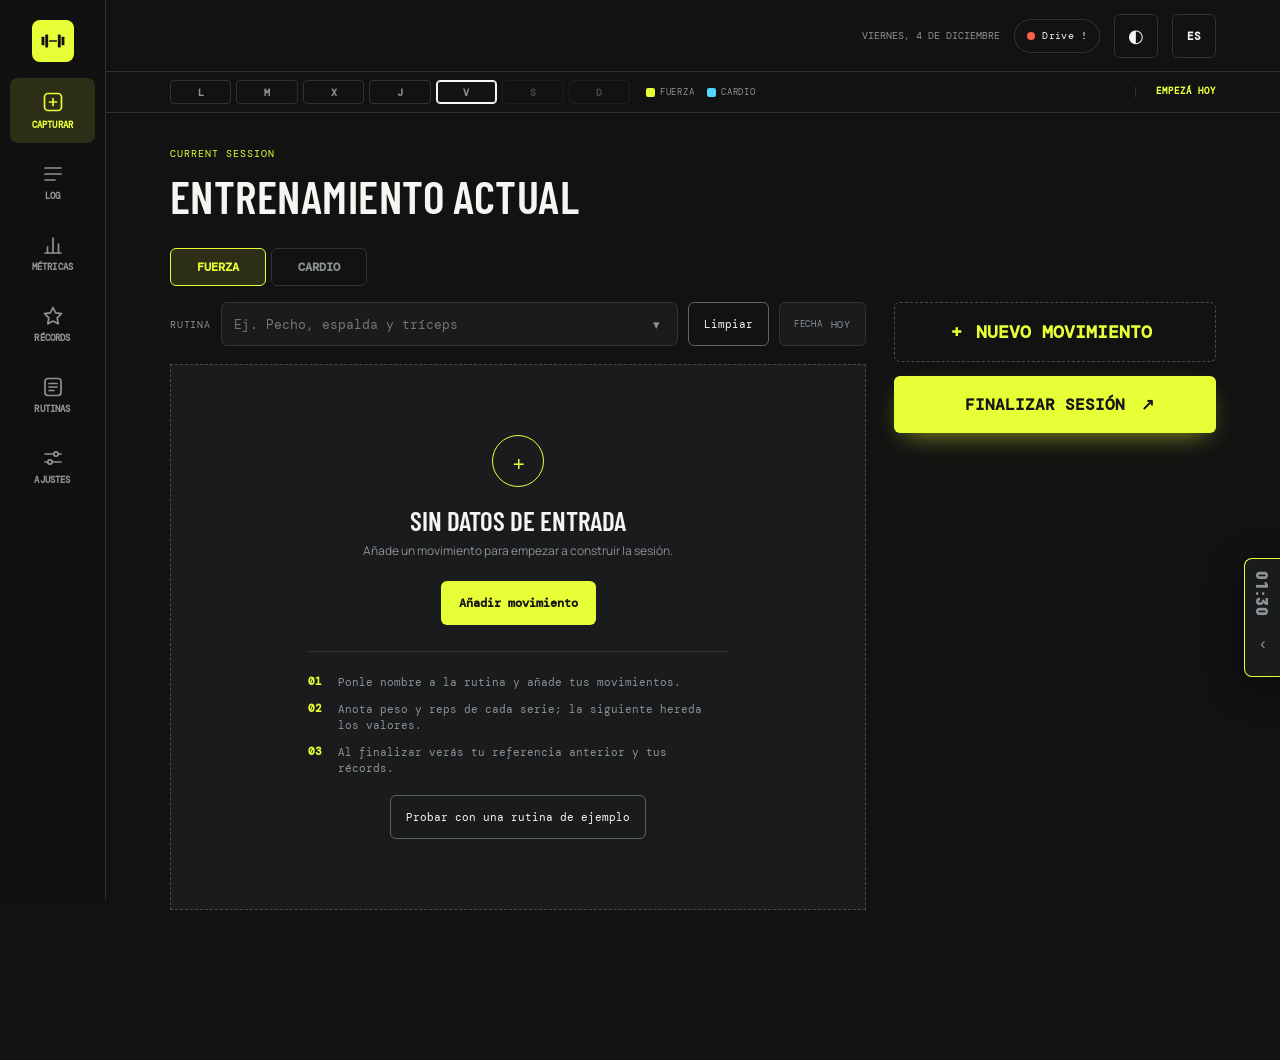
<file: index.html>
<!doctype html>
<html lang="es">
<head>
  <meta charset="UTF-8"/><meta name="viewport" content="width=device-width,initial-scale=1,viewport-fit=cover"/><meta name="theme-color" content="#121212"/><link rel="manifest" href="manifest.json"/><link rel="icon" href="src/img/icon.svg" type="image/svg+xml"/><link rel="icon" href="src/img/icon-192.png" type="image/png" sizes="192x192"/><link rel="apple-touch-icon" href="src/img/icon-180.png"/><meta name="apple-mobile-web-app-capable" content="yes"/><meta name="mobile-web-app-capable" content="yes"/><meta name="apple-mobile-web-app-title" content="LOADOUT"/>
  <title>LOADOUT — Registro de entrenamiento</title>
  <link rel="preconnect" href="https://fonts.googleapis.com"><link rel="preconnect" href="https://fonts.gstatic.com" crossorigin>
  <link href="https://fonts.googleapis.com/css2?family=Barlow+Condensed:wght@500;600;700;800&family=DM+Mono:wght@400;500&family=Manrope:wght@400;600;700;800&display=swap" rel="stylesheet"><link rel="stylesheet" href="src/css/styles.css?v=50">
</head>
<body>
<div class="layout">
  <aside class="railnav" aria-label="Navegación principal">
    <a class="rail-brand" href="#inicio" aria-label="LOADOUT — inicio"><span class="brand-mark"><svg viewBox="88 158 336 196" aria-hidden="true"><rect x="96" y="196" width="40" height="120" rx="8"/><rect x="148" y="166" width="40" height="180" rx="8"/><rect x="200" y="244" width="112" height="24" rx="6"/><rect x="324" y="166" width="40" height="180" rx="8"/><rect x="376" y="196" width="40" height="120" rx="8"/></svg></span></a>
    <nav class="tabs" aria-label="Secciones">
      <button class="tab active" data-view="session"><svg class="tab-ico" viewBox="0 0 24 24" aria-hidden="true"><rect x="3.5" y="3.5" width="17" height="17" rx="3.5"/><path d="M12 8.5v7M8.5 12h7"/></svg><span class="tab-label" data-i18n="tabs.session">CAPTURAR</span></button>
      <button class="tab" data-view="history"><svg class="tab-ico" viewBox="0 0 24 24" aria-hidden="true"><path d="M4 6h16M4 12h16M4 18h10"/></svg><span class="tab-label" data-i18n="tabs.history">LOG</span></button>
      <button class="tab" data-view="progress"><svg class="tab-ico" viewBox="0 0 24 24" aria-hidden="true"><path d="M4 20h16"/><path d="M6.5 20v-6M12 20V5M17.5 20v-9"/></svg><span class="tab-label" data-i18n="tabs.progress">MÉTRICAS</span></button>
      <button class="tab" data-view="records"><svg class="tab-ico" viewBox="0 0 24 24" aria-hidden="true"><path d="M12 3.5l2.6 5.4 5.9.8-4.3 4.2 1 5.9-5.2-2.8-5.2 2.8 1-5.9-4.3-4.2 5.9-.8z"/></svg><span class="tab-label" data-i18n="tabs.records">RÉCORDS</span></button>
      <button class="tab" data-view="routines"><svg class="tab-ico" viewBox="0 0 24 24" aria-hidden="true"><rect x="4" y="3.5" width="16" height="17" rx="3"/><path d="M8 8.5h8M8 12h8M8 15.5h5"/></svg><span class="tab-label" data-i18n="tabs.routines">RUTINAS</span></button>
      <button class="tab" data-view="config"><svg class="tab-ico" viewBox="0 0 24 24" aria-hidden="true"><path d="M4 8h9M17 8h3M4 16h3M11 16h9"/><circle cx="15" cy="8" r="2.2"/><circle cx="9" cy="16" r="2.2"/></svg><span class="tab-label" data-i18n="tabs.config">AJUSTES</span></button>
    </nav>
  </aside>
  <div class="content">
  <header class="topbar"><a class="brand" href="#inicio" aria-label="LOADOUT — inicio"><span class="brand-mark"><svg viewBox="88 158 336 196" aria-hidden="true"><rect x="96" y="196" width="40" height="120" rx="8"/><rect x="148" y="166" width="40" height="180" rx="8"/><rect x="200" y="244" width="112" height="24" rx="6"/><rect x="324" y="166" width="40" height="180" rx="8"/><rect x="376" y="196" width="40" height="120" rx="8"/></svg></span></a><div class="today" id="today"></div><button class="conn-chip" id="connChip" type="button" hidden data-i18n-aria="drive.ariaLabel"><span class="conn-dot"></span><span class="conn-label" id="connLabel">Drive</span></button><button class="icon-btn" id="themeButton" data-i18n-aria="theme.toggle">◐</button><button class="icon-btn lang-btn" id="langButton" type="button" aria-label="Idioma / Language">ES</button></header>
  <section class="streak-bar" id="streakBar" data-i18n-aria="streak.aria" aria-label="Constancia"><div class="week-cal" id="streakWeek" role="group"></div><div class="sb-legend" aria-hidden="true"><span class="lg"><b class="lg-dot lg-strength"></b><i data-i18n="capture.strength">FUERZA</i></span><span class="lg"><b class="lg-dot lg-cardio"></b><i data-i18n="capture.cardio">CARDIO</i></span></div><div class="sb-streak"><b class="sb-value" id="streakValue" hidden>0</b><span class="sb-qual"><em class="sb-unit" id="streakUnit">EMPEZÁ HOY</em><span class="sb-cap" data-i18n="streak.cap">DE RACHA</span></span></div></section>
  <button class="backup-alert" id="backupAlert" type="button" hidden><span class="ba-text" id="backupAlertText"></span><span class="ba-action" data-i18n="alert.action">Respaldar</span></button>
  <main class="app-shell">
  <section class="view active" id="sessionView"><div class="section-heading"><div><p class="eyebrow" id="sessionEyebrow" data-i18n="session.eyebrow">CURRENT SESSION</p><h2 id="sessionTitle" data-i18n="session.title">Nueva sesión</h2></div></div>
    <div class="capture-mode seg" id="captureMode"><button type="button" data-mode="strength" class="is-active" aria-pressed="true" data-i18n="capture.strength">FUERZA</button><button type="button" data-mode="cardio" aria-pressed="false" data-i18n="capture.cardio">CARDIO</button></div>
    <section class="cardio-panel" id="cardioPanel" hidden>
      <div class="cardio-form">
        <h3 class="section-legend" id="cardioFormTitle">Nuevo cardio</h3>
        <p class="cardio-note" data-i18n="cardio.note">Cualquier actividad que te deje sin aire: patineta, bici, correr, nadar. Se suma a tu constancia, no a tu tonelaje.</p>
        <div class="cardio-fields">
          <label class="cardio-field"><span data-i18n="cardio.activity">ACTIVIDAD</span><div class="ac-wrap"><input id="cardioActivity" autocomplete="off" role="combobox" aria-expanded="false" aria-autocomplete="list" aria-controls="cardioActivityPanel" data-i18n-placeholder="cardio.activityPlaceholder" placeholder="Ej. Patineta"/><div class="ac-panel" id="cardioActivityPanel" role="listbox" hidden></div></div></label>
          <label class="cardio-field is-short"><span data-i18n="cardio.duration">DURACIÓN (MIN)</span><input id="cardioMinutes" inputmode="numeric" type="number" min="1" step="1" placeholder="45"/></label>
          <label class="cardio-field is-short"><span data-i18n="cardio.date">FECHA</span><input type="date" id="cardioDate"/></label>
        </div>
        <div class="cardio-rpe-block"><span class="cardio-field-label" data-i18n="cardio.rpe">ESFUERZO PERCIBIDO</span><div class="rpe-scale" id="cardioRpe" role="group" data-i18n-aria="cardio.rpe"></div><small class="rpe-label" id="cardioRpeLabel"></small></div>
        <label class="cardio-field"><span data-i18n="cardio.noteLabel">NOTA</span><textarea id="cardioNote" rows="3" data-i18n-placeholder="cardio.notePlaceholder" placeholder="Qué trucos practicaste, cómo te sentiste…"></textarea></label>
        <div class="cardio-actions"><button class="primary-button" id="cardioSave" type="button">Guardar cardio</button><button class="secondary-button" id="cardioCancel" type="button" hidden data-i18n="cardio.cancel">Cancelar edición</button></div>
      </div>
    </section>
    <div class="session-layout" id="strengthPanel">
      <div class="session-main"><div class="routine-bar"><label for="sessionName" data-i18n="routine.label">RUTINA</label><div class="routine-field"><input id="sessionName" data-i18n-placeholder="routine.placeholder" placeholder="Ej. Pecho, espalda y tríceps" autocomplete="off" role="combobox" aria-expanded="false" aria-controls="routinePanel"/><button class="routine-toggle" id="routineToggle" type="button" data-i18n-aria="routine.toggleAria">▾</button><div class="routine-panel" id="routinePanel" role="listbox" hidden></div></div><button class="secondary-button" id="clearSession" type="button" data-i18n="routine.clear">Limpiar</button><div class="date-slot"><label class="date-chip" id="sessionDateChip"><span class="dc-cap" data-i18n="routine.date">FECHA</span><span id="sessionDateLabel">HOY</span><input type="date" id="sessionDate"/></label><button type="button" class="date-reset" id="sessionDateReset" hidden data-i18n-title="session.backToToday">×</button></div></div><div class="past-banner" id="pastBanner" role="status" hidden><span class="pb-text"><b id="pastBannerDate"></b> <span data-i18n="session.notToday">NO ES HOY</span></span><button type="button" class="pb-reset" id="pastBannerReset" data-i18n="session.backToTodayBtn">VOLVER A HOY</button></div><div id="sessionEmpty" class="empty-state"><div class="empty-icon">+</div><h3 data-i18n="session.empty.title">Sin datos de entrada</h3><p data-i18n="session.empty.p">Añade un movimiento para empezar a construir la sesión.</p><button class="primary-button" id="emptyAddExercise" data-i18n="session.empty.add">Añadir movimiento</button><div class="onboarding" id="onboarding" hidden><ol class="onboarding-steps"><li data-i18n="onboard.s1">Ponle nombre a la rutina y añade tus movimientos.</li><li data-i18n="onboard.s2">Anota peso y reps de cada serie; la siguiente hereda los valores.</li><li data-i18n="onboard.s3">Al finalizar verás tu referencia anterior y tus récords.</li></ol><button class="secondary-button" id="exampleRoutine" type="button" data-i18n="onboard.try">Probar con una rutina de ejemplo</button></div></div><div id="exerciseList" class="exercise-list"></div></div>
      <aside class="session-rail"><button class="add-exercise" id="addExercise"><span>+</span> <span data-i18n="session.addExercise">NUEVO MOVIMIENTO</span></button><div class="live-summary" id="liveSummary" hidden></div><div class="session-footer"><button class="finish-button" id="finishSession"><span id="finishSessionLabel" data-i18n="session.finish">FINALIZAR SESIÓN</span><span class="finish-date" id="finishSessionDate" hidden></span> <span>↗</span></button></div></aside>
    </div>
  </section>
  <section class="view" id="editView"><div class="section-heading"><div><p class="eyebrow" data-i18n="edit.eyebrow">EDITANDO UN ENTRENAMIENTO GUARDADO</p><h2 id="editTitle">Editando</h2></div><button class="text-button" id="editCancel" type="button" data-i18n="edit.cancel">CANCELAR</button></div><div class="routine-bar"><label for="editName" data-i18n="routine.label">RUTINA</label><div class="routine-field"><input id="editName" autocomplete="off" data-i18n-placeholder="routine.placeholder" placeholder="Ej. Pecho, espalda y tríceps"/></div><label class="routine-date"><span data-i18n="routine.date">FECHA</span><input type="date" id="editDate"/></label></div><div class="edit-sheet"><div id="editList" class="re-list"></div><button class="add-exercise" id="editAddExercise" type="button"><span>+</span> <span data-i18n="session.addExercise">NUEVO MOVIMIENTO</span></button></div><div class="session-footer edit-footer"><button class="secondary-button danger-btn" id="editDelete" type="button" data-i18n="edit.delete">ELIMINAR ENTRENAMIENTO</button><button class="finish-button" id="editSave" type="button" data-i18n="edit.save">GUARDAR CAMBIOS</button></div></section>
  <section class="view" id="historyView"><div class="section-heading"><div><p class="eyebrow" data-i18n="history.eyebrow">PERFORMANCE DATABASE</p><h2 data-i18n="history.title">Registro completo</h2></div></div><div class="filter-row"><input id="historySearch" type="search" data-i18n-placeholder="filter.placeholder" placeholder="Filtrar movimiento"/><select id="historyPeriod"><option value="all" data-i18n="filter.all">Todo el registro</option><option value="30" data-i18n="filter.30">Últimos 30 días</option><option value="7" data-i18n="filter.7">Últimos 7 días</option></select></div><div id="historyList" class="history-list"></div></section>
  <section class="view" id="progressView"><div class="section-heading"><div><p class="eyebrow" data-i18n="progress.eyebrow">DATA READOUT</p><h2 data-i18n="progress.title">Métricas de fuerza</h2></div></div><section class="summary-grid trend-grid" aria-label="Tendencia"><article class="summary-card accent" id="cardStrength"></article><article class="summary-card" id="cardLoad"></article></section><div class="global-stats"><h3 class="section-legend" data-i18n="config.stats">RESUMEN GLOBAL</h3><div class="config-stats" id="globalStats"></div></div><div class="global-stats"><h3 class="section-legend" data-i18n="cardio.statsTitle">CARDIO</h3><div class="config-stats" id="cardioStats"></div></div><div class="progress-picker"><label for="progressExercise" data-i18n="progress.label">MOVIMIENTO</label><select id="progressExercise"></select></div><div id="progressContent"></div></section>
  <section class="view" id="recordsView"><div class="section-heading"><div><p class="eyebrow" data-i18n="records.eyebrow">HALL OF FAME</p><h2 data-i18n="records.title">Récords personales</h2></div></div><p class="pr-note" data-i18n="records.note">Tu mejor marca en cada movimiento: 1RM estimado con carga, repeticiones sin ella.</p><div id="prList" class="pr-list"></div></section>
  <section class="view" id="routinesView"><div class="section-heading"><div><p class="eyebrow" data-i18n="routines.eyebrow">TRAINING PLAN</p><h2 data-i18n="routines.title">Tus rutinas</h2></div><button class="primary-button" id="newRoutine" type="button" data-i18n="routines.new">Nueva rutina</button></div>
    <p class="routines-note" data-i18n="routines.note">Aquí armas y editas tus planes. Lo de hoy se anota en CAPTURAR.</p>
    <div id="routinesList" class="routines-list"></div>
    <div class="routine-editor" id="routineEditor" hidden>
      <div class="re-head"><input id="reName" data-i18n-placeholder="routines.namePlaceholder" placeholder="Nombre de la rutina" autocomplete="off"/><button class="icon-btn" id="reClose" type="button" data-i18n-aria="routines.close">×</button></div>
      <p class="re-hint" data-i18n="routines.weightHint">Solo movimientos, series y repeticiones. El peso sale de tu última sesión, no del plan.</p>
      <div id="reList" class="re-list"></div>
      <button class="add-exercise" id="reAdd" type="button"><span>+</span><span data-i18n="routines.addMove">AÑADIR MOVIMIENTO</span></button>
      <div class="re-actions"><button class="primary-button" id="reSave" type="button" data-i18n="routines.save">Guardar rutina</button><button class="secondary-button" id="reCancel" type="button" data-i18n="routines.cancel">Cancelar</button></div>
    </div>
  </section>
  <section class="view" id="configView"><div class="section-heading"><div><p class="eyebrow" data-i18n="config.eyebrow">SYSTEM CONFIG</p><h2 data-i18n="config.title">Ajustes</h2></div></div>
    <div class="config-grid">
    <div class="config-group"><h3 class="config-legend" data-i18n="config.prefs">PREFERENCIAS</h3><div class="config-rows">
      <div class="config-row"><div><strong data-i18n="config.theme">Tema</strong><small data-i18n="config.themeHint">Apariencia de la app</small></div><div class="config-control seg" id="themeSeg"><button data-val="light" data-i18n="config.themeDark">Oscuro</button><button data-val="dark" data-i18n="config.themeLight">Claro</button></div></div>
      <div class="config-row"><div><strong data-i18n="config.lang">Idioma</strong><small data-i18n="config.langHint">Language</small></div><div class="config-control seg" id="langSeg"><button data-val="es">ES</button><button data-val="en">EN</button></div></div>
      <div class="config-row"><div><strong data-i18n="config.rest">Descanso por defecto</strong><small data-i18n="config.restHint">Duración inicial del temporizador</small></div><div class="config-control seg" id="restSeg"><button data-val="60">1:00</button><button data-val="90">1:30</button><button data-val="120">2:00</button><button data-val="180">3:00</button></div></div>
      <div class="config-row"><div><strong data-i18n="config.unit">Unidad de carga</strong><small data-i18n="config.unitHint">Se convierte al vuelo; el historial no cambia</small></div><div class="config-control seg" id="unitSeg"><button data-val="kg">KG</button><button data-val="lb">LB</button></div></div>
      <div class="config-row"><div><strong data-i18n="config.sound">Sonido al terminar</strong><small data-i18n="config.soundHint">Pitido al acabar el descanso</small></div><div class="config-control seg" id="soundSeg"><button data-val="on" data-i18n="config.on">Sí</button><button data-val="off" data-i18n="config.off">No</button></div></div>
      <div class="config-row"><div><strong data-i18n="config.vibrate">Vibración</strong><small data-i18n="config.vibrateHint">Vibra al acabar el descanso</small></div><div class="config-control seg" id="vibrateSeg"><button data-val="on" data-i18n="config.on">Sí</button><button data-val="off" data-i18n="config.off">No</button></div></div>
      <div class="config-row"><div><strong data-i18n="config.autoRest">Descanso automático</strong><small data-i18n="config.autoRestHint">Arranca el temporizador al completar una serie</small></div><div class="config-control seg" id="autoRestSeg"><button data-val="on" data-i18n="config.on">Sí</button><button data-val="off" data-i18n="config.off">No</button></div></div>
      <div class="config-row"><div><strong data-i18n="config.repRange">Rango de reps</strong><small data-i18n="config.repRangeHint">Sumás reps hasta el máximo en todas las series; ahí toca subir el peso, y con el peso nuevo el mínimo es la meta. Auto: sin rango</small></div><div class="config-control seg" id="repRangeSeg"><button data-val="auto" data-i18n="config.auto">Auto</button><button data-val="6-10">6–10</button><button data-val="8-12">8–12</button><button data-val="10-15">10–15</button></div></div>
      <div class="config-row"><div><strong data-i18n="config.bgTimer">Aviso exacto con pantalla apagada</strong><small data-i18n="config.bgTimerHint">Usa un audio inaudible para que el pitido nunca llegue tarde; baja un poco el volumen de otras apps mientras corre el descanso</small></div><div class="config-control seg" id="bgTimerSeg"><button data-val="on" data-i18n="config.on">Sí</button><button data-val="off" data-i18n="config.off">No</button></div></div>
    </div></div>
    <div class="config-group"><h3 class="config-legend" data-i18n="config.data">DATOS Y RESPALDO</h3>
      <aside class="backup-card"><div><strong data-i18n="backup.title">EXPORT / IMPORT</strong><p data-i18n="backup.p">Conserva tu registro en un archivo externo.</p><p class="backup-status" id="backupStatus"></p><p class="backup-status" id="snapshotStatus"></p></div><div class="backup-actions"><button class="secondary-button" id="exportData" data-i18n="backup.export">Exportar datos</button><label class="secondary-button upload-button"><span data-i18n="backup.import">Importar datos</span><input id="importData" type="file" accept="application/json,.json" hidden/></label><button class="secondary-button" id="restoreSnapshot" data-i18n="backup.undo">Deshacer</button></div></aside>
      <aside class="backup-card" id="driveCard" hidden><div><strong data-i18n="drive.title">GOOGLE DRIVE</strong><p data-i18n="drive.p">Respaldo automático en tu propia cuenta.</p><p class="drive-status" id="driveStatus" data-i18n="drive.disconnected">Sin conectar.</p></div><div class="backup-actions"><button class="secondary-button" id="driveConnect" data-i18n="drive.connect">Conectar</button><button class="secondary-button" id="driveSave" data-i18n="drive.sync">Sincronizar</button><button class="secondary-button" id="driveRestore" data-i18n="drive.forceRestore">Forzar restaurar</button></div></aside>
    </div>
    <div class="config-group"><h3 class="config-legend" data-i18n="config.storage">ALMACENAMIENTO</h3><div class="config-rows" id="storageInfo"></div></div>
    <div class="config-group"><h3 class="config-legend is-danger" data-i18n="config.danger">ZONA DE RIESGO</h3><div class="config-rows"><div class="config-row"><div><strong data-i18n="config.wipe">Borrar todo</strong><small data-i18n="config.wipeHint">Elimina todas las sesiones de este dispositivo. Queda una copia para deshacer.</small></div><button class="secondary-button danger-btn" id="wipeData" data-i18n="config.wipeBtn">Borrar todo</button></div></div></div>
    </div>
  </section>
  </main>
  </div>
</div>
<div class="rest-timer side-right is-collapsed" id="restTimer"><div class="rest-handle" id="restHandle"><button class="rest-tab" id="restTab" type="button" data-i18n-aria="rest.start"><strong id="restTabDisplay">01:30</strong></button><button class="rest-chev" id="restChev" type="button" aria-expanded="false" data-i18n-aria="rest.expand">‹</button></div><div class="rest-body"><div class="rest-info"><span data-i18n="rest.label">DESCANSO</span><strong id="restDisplay">01:30</strong></div><div class="rest-actions"><button data-rest="60">1:00</button><button data-rest="90">1:30</button><button data-rest="120">2:00</button><button data-rest="180">3:00</button></div></div></div>
<div class="toast" id="toast" role="status" aria-live="polite" hidden><span class="toast-msg" id="toastMsg"></span><button type="button" class="toast-action" id="toastAction" hidden></button></div>
<div class="modal-overlay" id="modalOverlay" hidden><div class="modal-box" role="alertdialog" aria-modal="true" aria-labelledby="modalMessage"><p class="modal-message" id="modalMessage"></p><div class="modal-actions"><button class="secondary-button" id="modalCancel" data-i18n="modal.cancel">Cancelar</button><button class="primary-button" id="modalOk" data-i18n="modal.ok">Aceptar</button></div></div></div>
<datalist id="exerciseNames"></datalist>
<template id="exerciseTemplate"><article class="exercise-card"><div class="exercise-head"><div><div class="ex-namewrap"><input class="exercise-name" autocomplete="off" role="combobox" aria-expanded="false" aria-autocomplete="list" data-i18n-placeholder="exercise.namePlaceholder" placeholder="Ej. Peso muerto"/><div class="ac-panel" role="listbox" hidden></div></div><p class="exercise-summary" hidden></p></div><button class="collapse-exercise" type="button" data-i18n-title="exercise.collapse" aria-label="Plegar"><svg viewBox="0 0 12 7" aria-hidden="true"><path d="M1 6l5-5 5 5" fill="none" stroke="currentColor" stroke-width="1.6" stroke-linecap="round" stroke-linejoin="round"/></svg></button></div><div class="card-body"><div class="card-body-in"><div class="last-time"><p class="lt-line"><span class="lt-when"></span><span class="lt-pr" hidden></span></p><p class="lt-up" hidden></p><p class="lt-hint" hidden></p></div><div class="sets"><div class="set-labels"><span data-i18n="set.label.set">SET</span><span data-i18n="set.label.prev">ANT.</span><span>LOAD / KG</span><span data-i18n="set.label.reps">REPS</span><span></span></div><div class="set-rows"></div></div><div class="card-foot"><button class="add-set" data-i18n="set.add">+ AÑADIR SET</button><button class="remove-exercise" type="button" data-i18n="exercise.remove">QUITAR MOVIMIENTO</button></div><button class="next-exercise" type="button"></button></div></div></article></template>
<template id="setTemplate"><div class="set-row"><button type="button" class="set-number"></button><button type="button" class="set-prev" disabled></button><input class="set-weight" inputmode="decimal" enterkeyhint="next" type="text" pattern="[0-9]*[.,]?[0-9]*" placeholder="kg"/><input class="set-reps" inputmode="numeric" enterkeyhint="done" type="number" min="0" step="1" placeholder="reps"/><button class="remove-set" data-i18n-title="set.removeTitle">×</button></div></template>
<script src="src/js/config.js?v=50"></script>
<script src="src/js/i18n.js?v=50"></script>
<script src="src/js/cardio.js?v=50"></script>
<script src="src/js/app.js?v=50"></script>
<script src="src/js/backup.js?v=50"></script>
<script src="src/js/drive.js?v=50"></script>
<script src="src/js/routines.js?v=50"></script>
<script src="src/js/settings.js?v=50"></script>
</body></html>
</file>
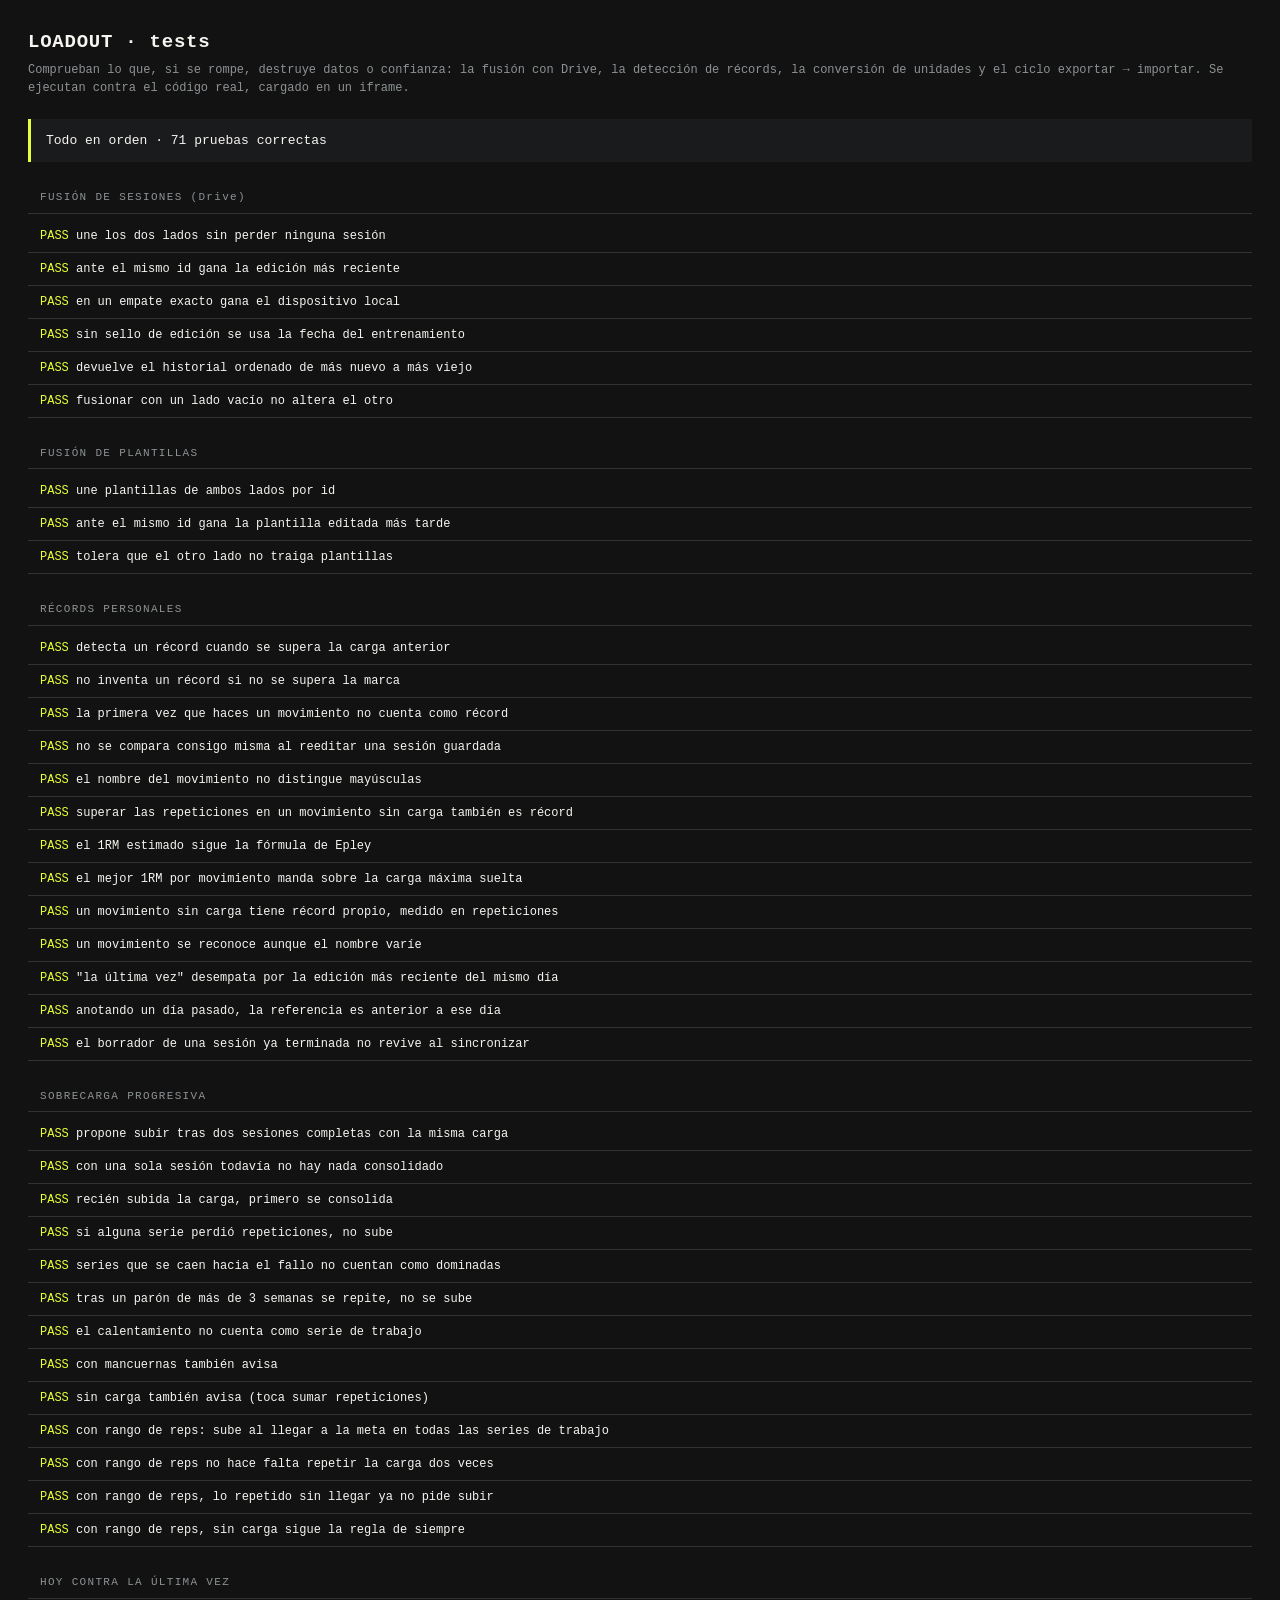
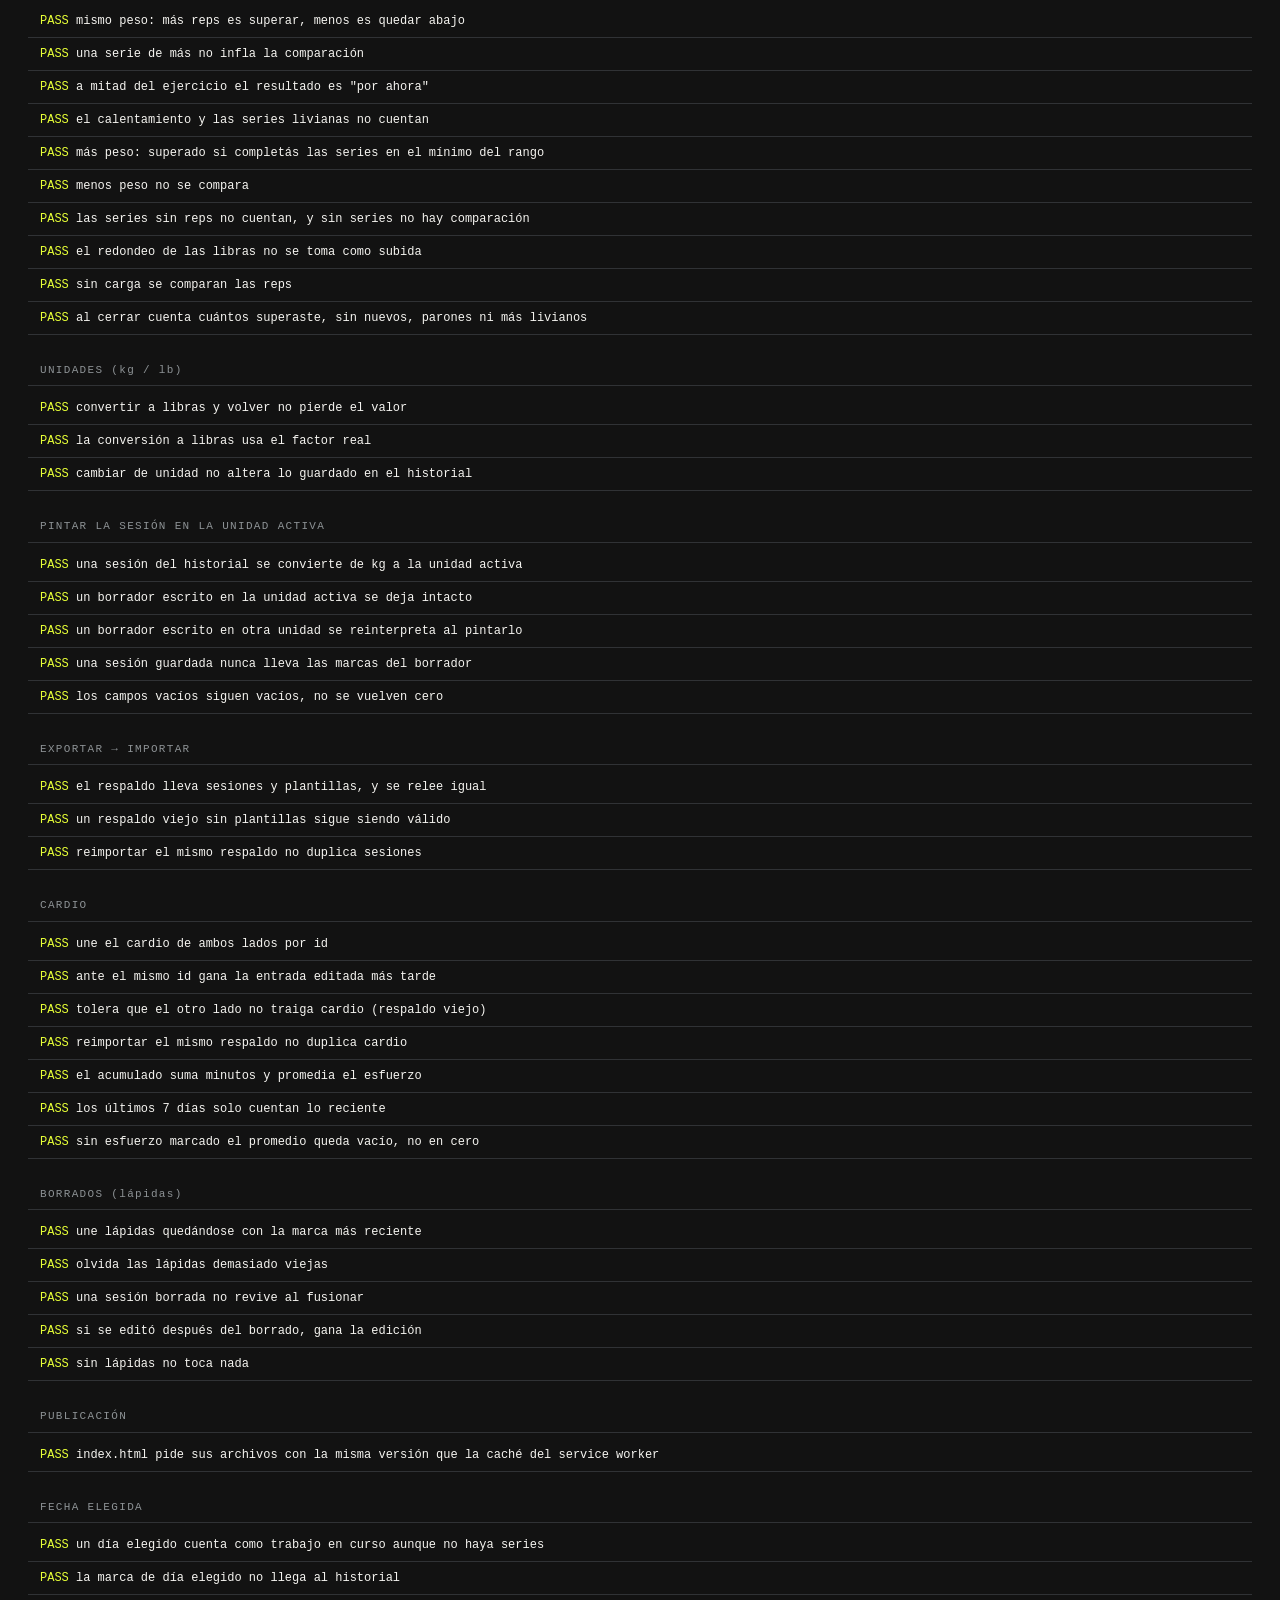
<file: tests/index.html>
<!doctype html>
<html lang="es">
<head>
<meta charset="UTF-8"/>
<meta name="viewport" content="width=device-width,initial-scale=1"/>
<title>LOADOUT · tests</title>
<style>
  body{margin:0;padding:28px;background:#121212;color:#f6f5f1;font:14px/1.5 ui-monospace,'DM Mono',monospace}
  h1{margin:0 0 4px;font-size:19px;letter-spacing:.04em}
  p.sub{margin:0 0 22px;color:#8d9295;font-size:12px}
  #summary{margin:0 0 18px;padding:12px 15px;border-left:3px solid #8d9295;background:#1a1b1d;font-size:13px}
  #summary.pass{border-left-color:#e7ff37}
  #summary.fail{border-left-color:#ff5e4e}
  ul{margin:0;padding:0;list-style:none}
  li{padding:7px 12px;border-bottom:1px solid #303235;font-size:12px}
  li.ok::before{content:'PASS ';color:#e7ff37}
  li.no::before{content:'FAIL ';color:#ff5e4e}
  li .why{display:block;margin-top:3px;color:#ff5e4e}
  .group{margin:20px 0 6px;color:#8d9295;font-size:11px;letter-spacing:.12em}
  iframe{position:absolute;width:1024px;height:768px;left:-9999px;top:0;border:0}
</style>
</head>
<body>
<h1>LOADOUT · tests</h1>
<p class="sub">Comprueban lo que, si se rompe, destruye datos o confianza: la fusión con Drive, la detección de récords, la conversión de unidades y el ciclo exportar → importar. Se ejecutan contra el código real, cargado en un iframe.</p>
<div id="summary">Cargando la app…</div>
<ul id="results"></ul>
<iframe id="app" src="../index.html" title="app bajo prueba"></iframe>
<script src="tests.js"></script>
</body>
</html>
</file>
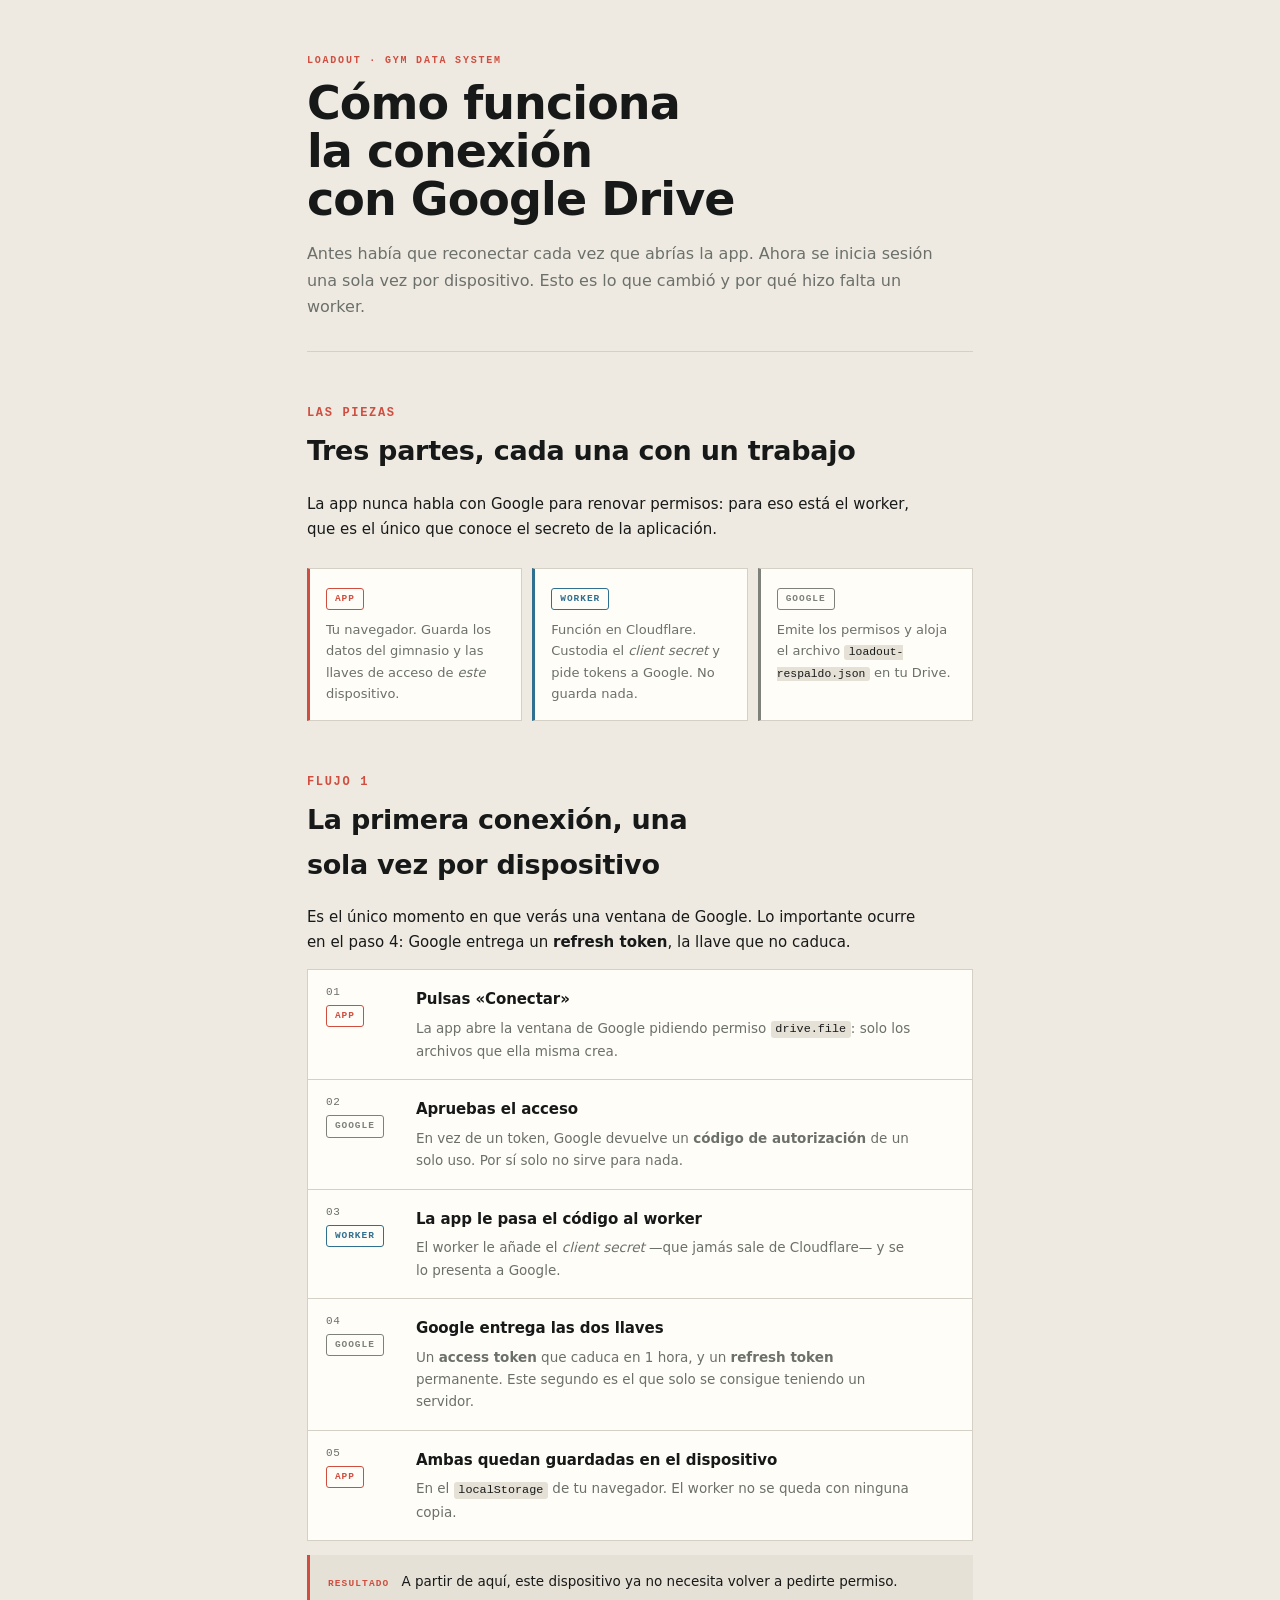
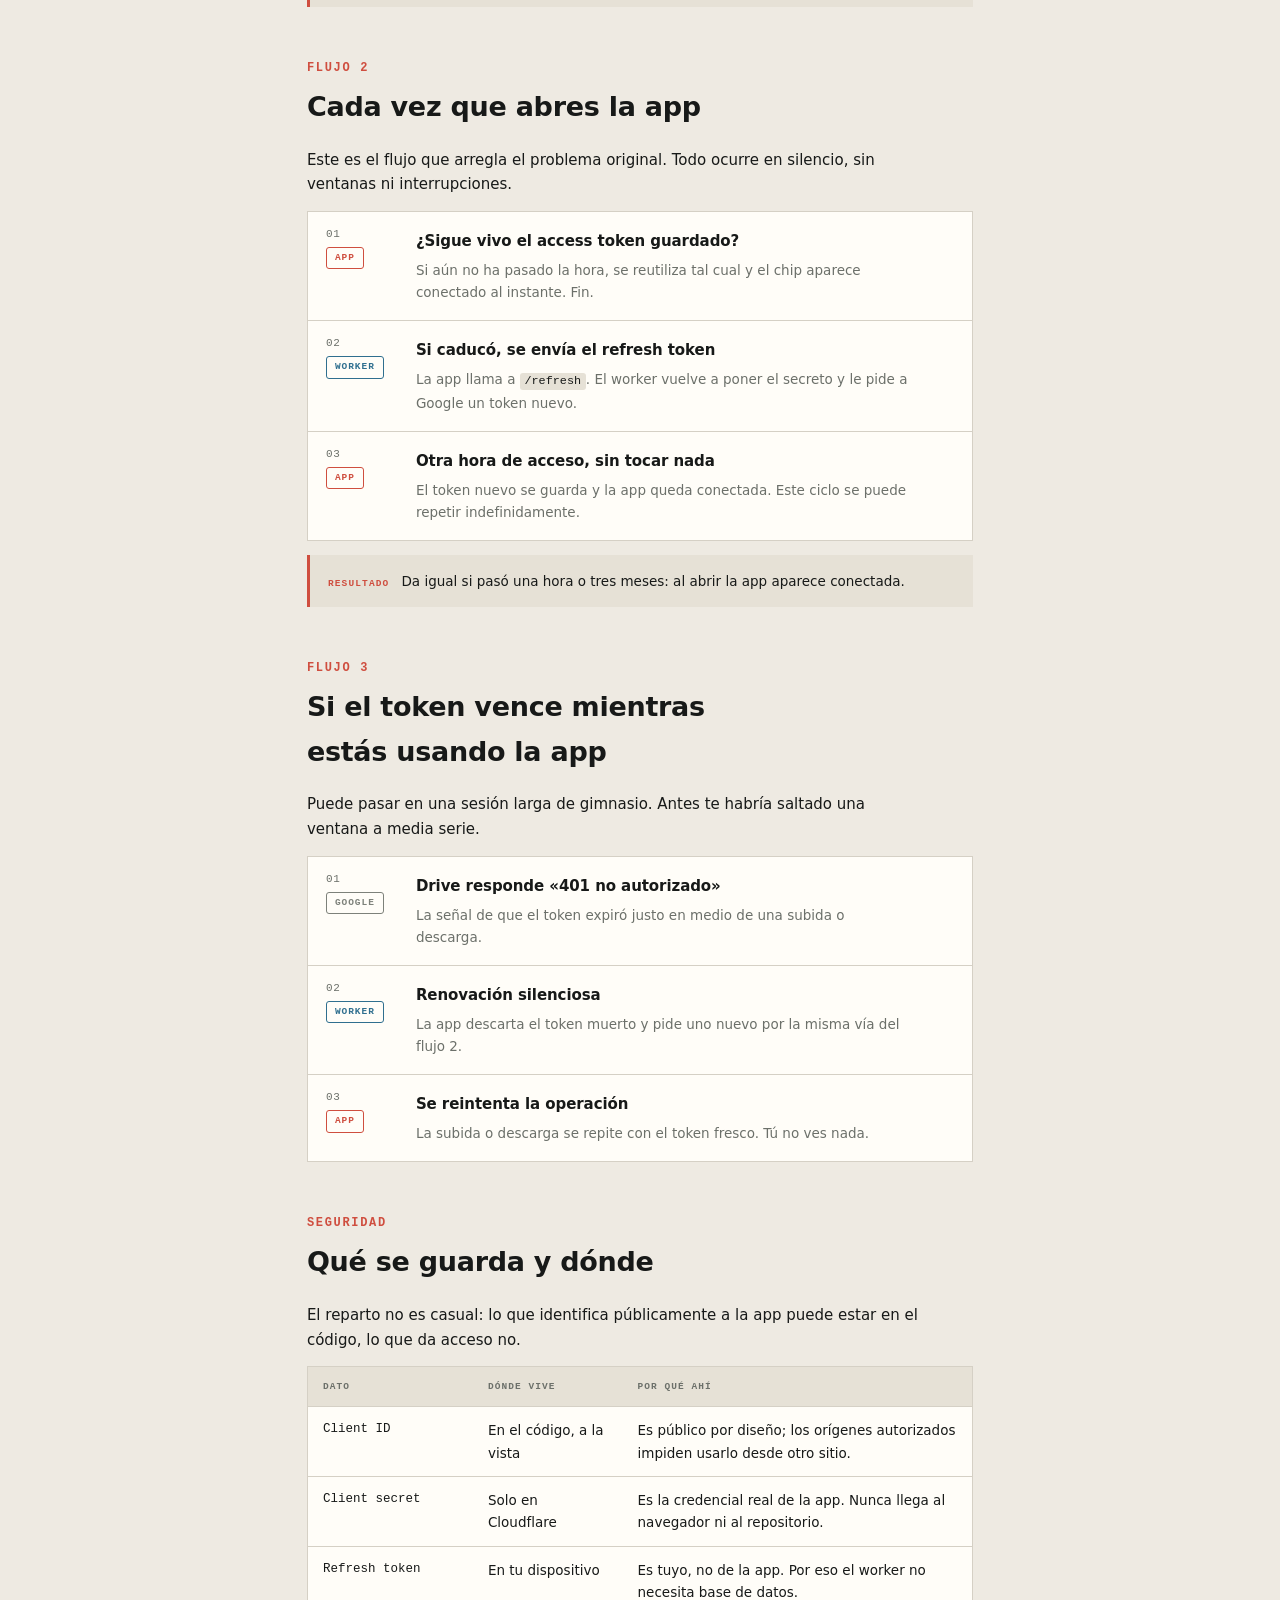
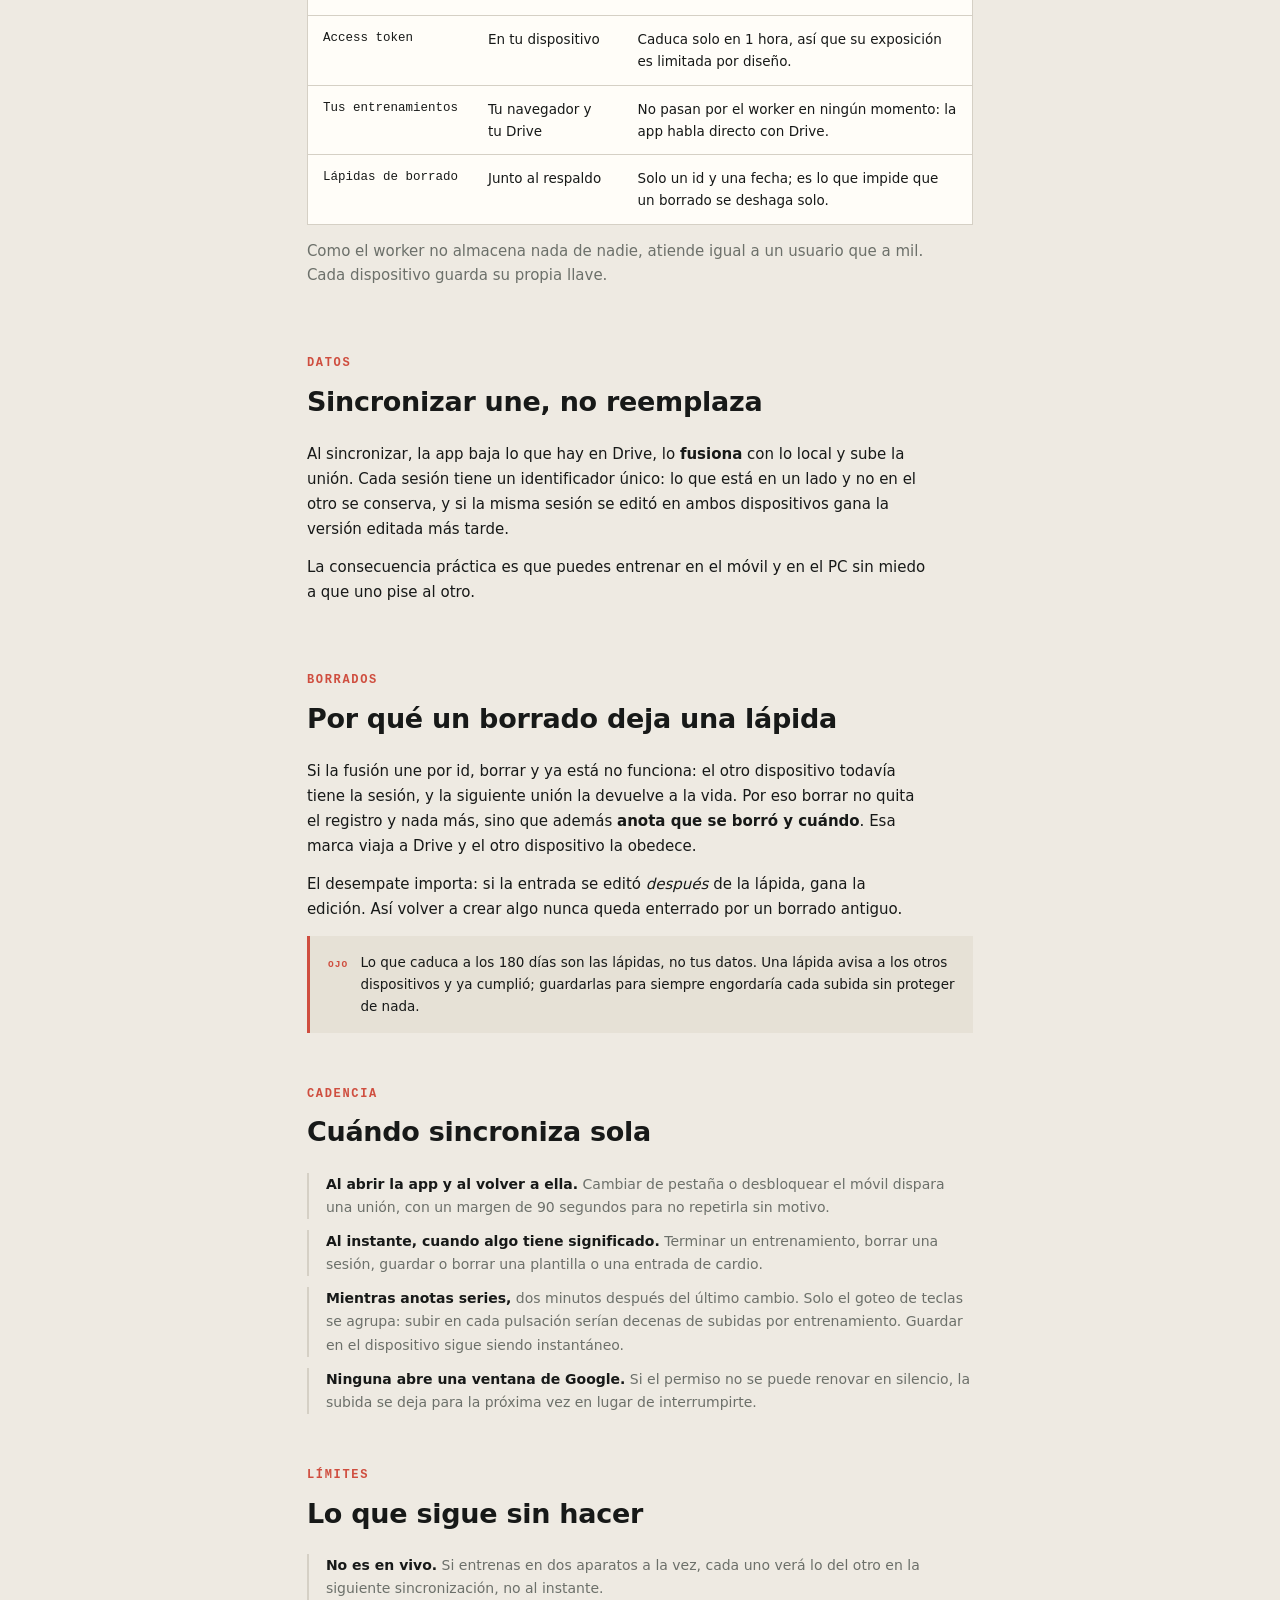
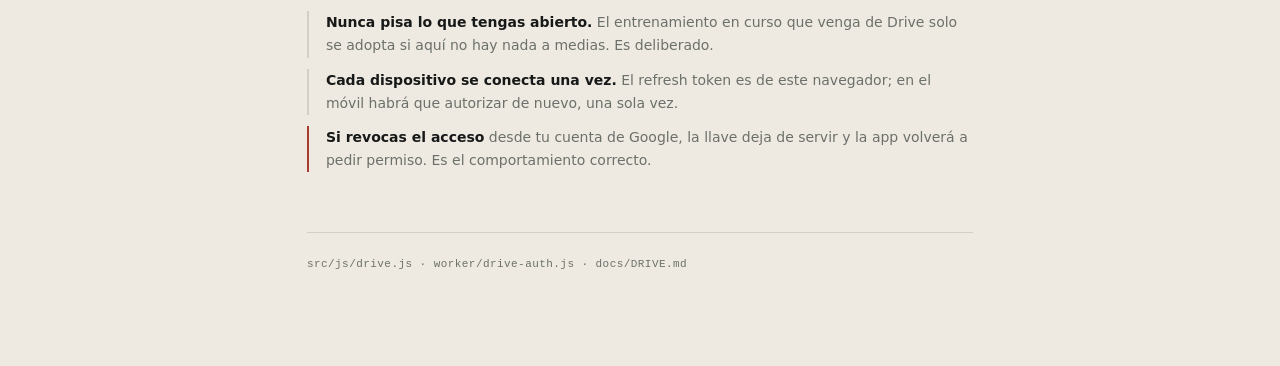
<file: docs/drive-esquema.html>
﻿<!doctype html>
<html lang="es">
<head>
<meta charset="utf-8">
<meta name="viewport" content="width=device-width,initial-scale=1">
<title>LOADOUT — Cómo funciona la sincronización con Drive</title>
<style>
  /* Paleta tomada del propio sistema de LOADOUT (src/css/styles.css).
     Los actores se codifican por color: la app usa el acento de la marca,
     el worker una variante fría del mismo tono, Google el neutro. */
  :root{
    --bg:#121212; --panel:#1a1b1d; --panel2:#202225;
    --ink:#f6f5f1; --muted:#8d9295; --line:#303235;
    --app:#e7ff37; --worker:#37e7ff; --google:#9aa0a3; --alert:#ff5e4e;
    --on-accent:#141414;
  }
  @media (prefers-color-scheme: light){
    :root{
      --bg:#eeeae2; --panel:#fffdf8; --panel2:#e6e1d6;
      --ink:#171918; --muted:#6c706a; --line:#d5d0c5;
      --app:#cf4e3f; --worker:#2f6f8f; --google:#7d817a; --alert:#a83c30;
      --on-accent:#fffdf8;
    }
  }
  :root[data-theme="light"]{
    --bg:#eeeae2; --panel:#fffdf8; --panel2:#e6e1d6;
    --ink:#171918; --muted:#6c706a; --line:#d5d0c5;
    --app:#cf4e3f; --worker:#2f6f8f; --google:#7d817a; --alert:#a83c30;
    --on-accent:#fffdf8;
  }
  :root[data-theme="dark"]{
    --bg:#121212; --panel:#1a1b1d; --panel2:#202225;
    --ink:#f6f5f1; --muted:#8d9295; --line:#303235;
    --app:#e7ff37; --worker:#37e7ff; --google:#9aa0a3; --alert:#ff5e4e;
    --on-accent:#141414;
  }

  *{box-sizing:border-box}
  body{
    margin:0; background:var(--bg); color:var(--ink);
    font:15px/1.65 system-ui,-apple-system,Segoe UI,Roboto,sans-serif;
    -webkit-font-smoothing:antialiased;
  }
  .wrap{width:min(74ch,100%); margin:auto; padding:0 20px 96px}

  /* ---------- Cabecera ---------- */
  header{padding:56px 0 30px; border-bottom:1px solid var(--line)}
  .eyebrow{
    margin:0 0 14px; color:var(--app);
    font:600 10px/1 ui-monospace,SFMono-Regular,Menlo,Consolas,monospace;
    letter-spacing:.18em; text-transform:uppercase;
  }
  h1{
    margin:0; font-size:clamp(30px,6vw,46px); font-weight:800;
    line-height:1.04; letter-spacing:-.02em; text-wrap:balance;
  }
  .lede{margin:18px 0 0; color:var(--muted); font-size:16px; max-width:62ch}

  /* ---------- Secciones ---------- */
  section{padding-top:52px}
  h2{
    margin:0 0 6px; font-size:12px; font-weight:700;
    font-family:ui-monospace,SFMono-Regular,Menlo,Consolas,monospace;
    letter-spacing:.14em; text-transform:uppercase; color:var(--app);
  }
  h3{margin:0 0 18px; font-size:clamp(21px,3.4vw,27px); font-weight:750; letter-spacing:-.01em; text-wrap:balance}
  p{margin:0 0 14px; max-width:65ch}
  .muted{color:var(--muted)}
  code{
    font-family:ui-monospace,SFMono-Regular,Menlo,Consolas,monospace;
    font-size:.875em; background:var(--panel2); color:var(--ink);
    padding:.12em .4em; border-radius:3px;
  }

  /* ---------- Actores ---------- */
  .chip{
    display:inline-flex; align-items:center; white-space:nowrap;
    padding:3px 8px; border-radius:3px;
    font:600 9.5px/1.5 ui-monospace,SFMono-Regular,Menlo,Consolas,monospace;
    letter-spacing:.1em; text-transform:uppercase;
    border:1px solid currentColor;
  }
  .c-app{color:var(--app)} .c-worker{color:var(--worker)}
  .c-google{color:var(--google)} .c-alert{color:var(--alert)}

  .legend{display:flex; flex-wrap:wrap; gap:10px; margin:26px 0 0}
  .legend div{
    flex:1 1 190px; min-width:0; padding:15px 16px;
    background:var(--panel); border:1px solid var(--line); border-left:3px solid;
  }
  .legend div.a{border-left-color:var(--app)}
  .legend div.w{border-left-color:var(--worker)}
  .legend div.g{border-left-color:var(--google)}
  .legend p{margin:9px 0 0; font-size:13px; color:var(--muted); max-width:none}

  /* ---------- Traza de pasos ---------- */
  .trace{list-style:none; margin:0; padding:0; display:grid; gap:1px; background:var(--line); border:1px solid var(--line)}
  .trace li{
    display:grid; grid-template-columns:auto 1fr; gap:16px;
    align-items:start; padding:17px 18px; background:var(--panel);
  }
  .gutter{display:grid; gap:7px; justify-items:start; width:74px}
  .num{
    font:500 11px/1 ui-monospace,SFMono-Regular,Menlo,Consolas,monospace;
    color:var(--muted); letter-spacing:.06em;
  }
  .trace h4{margin:0 0 5px; font-size:15px; font-weight:700; letter-spacing:-.005em}
  .trace p{margin:0; font-size:13.5px; color:var(--muted); max-width:58ch}

  .outcome{
    display:flex; gap:12px; align-items:baseline;
    margin-top:14px; padding:15px 18px;
    background:var(--panel2); border-left:3px solid var(--app);
  }
  .outcome strong{
    flex:0 0 auto;
    font:600 9.5px/1.7 ui-monospace,SFMono-Regular,Menlo,Consolas,monospace;
    letter-spacing:.12em; text-transform:uppercase; color:var(--app);
  }
  .outcome span{font-size:13.5px}

  /* ---------- Tabla ---------- */
  .scroll{overflow-x:auto; border:1px solid var(--line); background:var(--panel)}
  table{border-collapse:collapse; width:100%; min-width:460px; font-size:13.5px}
  th,td{padding:12px 15px; text-align:left; border-bottom:1px solid var(--line); vertical-align:top}
  th{
    font:600 9.5px/1.6 ui-monospace,SFMono-Regular,Menlo,Consolas,monospace;
    letter-spacing:.11em; text-transform:uppercase; color:var(--muted);
    background:var(--panel2); white-space:nowrap;
  }
  tbody tr:last-child td{border-bottom:0}
  td:first-child{font-family:ui-monospace,SFMono-Regular,Menlo,Consolas,monospace; font-size:12.5px; white-space:nowrap}

  /* ---------- Notas ---------- */
  .notes{list-style:none; margin:0; padding:0; display:grid; gap:11px}
  .notes li{
    padding-left:17px; border-left:2px solid var(--line);
    font-size:14px; color:var(--muted);
  }
  .notes li strong{color:var(--ink); font-weight:650}
  .notes li.warn{border-left-color:var(--alert)}

  footer{
    margin-top:60px; padding-top:22px; border-top:1px solid var(--line);
    font:11px/1.7 ui-monospace,SFMono-Regular,Menlo,Consolas,monospace;
    color:var(--muted); letter-spacing:.04em;
  }
  @media (max-width:520px){
    .trace li{grid-template-columns:1fr; gap:10px}
    .gutter{width:auto; grid-auto-flow:column; justify-content:start; align-items:center; gap:10px}
  }
</style>
</head>
<body>

<div class="wrap">

<header>
  <p class="eyebrow">LOADOUT · Gym Data System</p>
  <h1>Cómo funciona la conexión con Google&nbsp;Drive</h1>
  <p class="lede">Antes había que reconectar cada vez que abrías la app. Ahora se inicia sesión una sola vez por dispositivo. Esto es lo que cambió y por qué hizo falta un worker.</p>
</header>

<section>
  <h2>Las piezas</h2>
  <h3>Tres partes, cada una con un trabajo</h3>
  <p>La app nunca habla con Google para renovar permisos: para eso está el worker, que es el único que conoce el secreto de la aplicación.</p>
  <div class="legend">
    <div class="a"><span class="chip c-app">App</span><p>Tu navegador. Guarda los datos del gimnasio y las llaves de acceso de <em>este</em> dispositivo.</p></div>
    <div class="w"><span class="chip c-worker">Worker</span><p>Función en Cloudflare. Custodia el <em>client secret</em> y pide tokens a Google. No guarda nada.</p></div>
    <div class="g"><span class="chip c-google">Google</span><p>Emite los permisos y aloja el archivo <code>loadout-respaldo.json</code> en tu Drive.</p></div>
  </div>
</section>

<section>
  <h2>Flujo 1</h2>
  <h3>La primera conexión, una sola vez por dispositivo</h3>
  <p>Es el único momento en que verás una ventana de Google. Lo importante ocurre en el paso 4: Google entrega un <strong>refresh token</strong>, la llave que no caduca.</p>
  <ol class="trace">
    <li>
      <div class="gutter"><span class="num">01</span><span class="chip c-app">App</span></div>
      <div><h4>Pulsas «Conectar»</h4><p>La app abre la ventana de Google pidiendo permiso <code>drive.file</code>: solo los archivos que ella misma crea.</p></div>
    </li>
    <li>
      <div class="gutter"><span class="num">02</span><span class="chip c-google">Google</span></div>
      <div><h4>Apruebas el acceso</h4><p>En vez de un token, Google devuelve un <strong>código de autorización</strong> de un solo uso. Por sí solo no sirve para nada.</p></div>
    </li>
    <li>
      <div class="gutter"><span class="num">03</span><span class="chip c-worker">Worker</span></div>
      <div><h4>La app le pasa el código al worker</h4><p>El worker le añade el <em>client secret</em> —que jamás sale de Cloudflare— y se lo presenta a Google.</p></div>
    </li>
    <li>
      <div class="gutter"><span class="num">04</span><span class="chip c-google">Google</span></div>
      <div><h4>Google entrega las dos llaves</h4><p>Un <strong>access token</strong> que caduca en 1 hora, y un <strong>refresh token</strong> permanente. Este segundo es el que solo se consigue teniendo un servidor.</p></div>
    </li>
    <li>
      <div class="gutter"><span class="num">05</span><span class="chip c-app">App</span></div>
      <div><h4>Ambas quedan guardadas en el dispositivo</h4><p>En el <code>localStorage</code> de tu navegador. El worker no se queda con ninguna copia.</p></div>
    </li>
  </ol>
  <div class="outcome"><strong>Resultado</strong><span>A partir de aquí, este dispositivo ya no necesita volver a pedirte permiso.</span></div>
</section>

<section>
  <h2>Flujo 2</h2>
  <h3>Cada vez que abres la app</h3>
  <p>Este es el flujo que arregla el problema original. Todo ocurre en silencio, sin ventanas ni interrupciones.</p>
  <ol class="trace">
    <li>
      <div class="gutter"><span class="num">01</span><span class="chip c-app">App</span></div>
      <div><h4>¿Sigue vivo el access token guardado?</h4><p>Si aún no ha pasado la hora, se reutiliza tal cual y el chip aparece conectado al instante. Fin.</p></div>
    </li>
    <li>
      <div class="gutter"><span class="num">02</span><span class="chip c-worker">Worker</span></div>
      <div><h4>Si caducó, se envía el refresh token</h4><p>La app llama a <code>/refresh</code>. El worker vuelve a poner el secreto y le pide a Google un token nuevo.</p></div>
    </li>
    <li>
      <div class="gutter"><span class="num">03</span><span class="chip c-app">App</span></div>
      <div><h4>Otra hora de acceso, sin tocar nada</h4><p>El token nuevo se guarda y la app queda conectada. Este ciclo se puede repetir indefinidamente.</p></div>
    </li>
  </ol>
  <div class="outcome"><strong>Resultado</strong><span>Da igual si pasó una hora o tres meses: al abrir la app aparece conectada.</span></div>
</section>

<section>
  <h2>Flujo 3</h2>
  <h3>Si el token vence mientras estás usando la app</h3>
  <p>Puede pasar en una sesión larga de gimnasio. Antes te habría saltado una ventana a media serie.</p>
  <ol class="trace">
    <li>
      <div class="gutter"><span class="num">01</span><span class="chip c-google">Google</span></div>
      <div><h4>Drive responde «401 no autorizado»</h4><p>La señal de que el token expiró justo en medio de una subida o descarga.</p></div>
    </li>
    <li>
      <div class="gutter"><span class="num">02</span><span class="chip c-worker">Worker</span></div>
      <div><h4>Renovación silenciosa</h4><p>La app descarta el token muerto y pide uno nuevo por la misma vía del flujo 2.</p></div>
    </li>
    <li>
      <div class="gutter"><span class="num">03</span><span class="chip c-app">App</span></div>
      <div><h4>Se reintenta la operación</h4><p>La subida o descarga se repite con el token fresco. Tú no ves nada.</p></div>
    </li>
  </ol>
</section>

<section>
  <h2>Seguridad</h2>
  <h3>Qué se guarda y dónde</h3>
  <p>El reparto no es casual: lo que identifica públicamente a la app puede estar en el código, lo que da acceso no.</p>
  <div class="scroll">
    <table>
      <thead><tr><th>Dato</th><th>Dónde vive</th><th>Por qué ahí</th></tr></thead>
      <tbody>
        <tr><td>Client ID</td><td>En el código, a la vista</td><td>Es público por diseño; los orígenes autorizados impiden usarlo desde otro sitio.</td></tr>
        <tr><td>Client secret</td><td>Solo en Cloudflare</td><td>Es la credencial real de la app. Nunca llega al navegador ni al repositorio.</td></tr>
        <tr><td>Refresh token</td><td>En tu dispositivo</td><td>Es tuyo, no de la app. Por eso el worker no necesita base de datos.</td></tr>
        <tr><td>Access token</td><td>En tu dispositivo</td><td>Caduca solo en 1 hora, así que su exposición es limitada por diseño.</td></tr>
        <tr><td>Tus entrenamientos</td><td>Tu navegador y tu Drive</td><td>No pasan por el worker en ningún momento: la app habla directo con Drive.</td></tr>
        <tr><td>Lápidas de borrado</td><td>Junto al respaldo</td><td>Solo un id y una fecha; es lo que impide que un borrado se deshaga solo.</td></tr>
      </tbody>
    </table>
  </div>
  <p class="muted" style="margin-top:14px">Como el worker no almacena nada de nadie, atiende igual a un usuario que a mil. Cada dispositivo guarda su propia llave.</p>
</section>

<section>
  <h2>Datos</h2>
  <h3>Sincronizar une, no reemplaza</h3>
  <p>Al sincronizar, la app baja lo que hay en Drive, lo <strong>fusiona</strong> con lo local y sube la unión. Cada sesión tiene un identificador único: lo que está en un lado y no en el otro se conserva, y si la misma sesión se editó en ambos dispositivos gana la versión editada más tarde.</p>
  <p>La consecuencia práctica es que puedes entrenar en el móvil y en el PC sin miedo a que uno pise al otro.</p>
</section>

<section>
  <h2>Borrados</h2>
  <h3>Por qué un borrado deja una lápida</h3>
  <p>Si la fusión une por id, borrar y ya está no funciona: el otro dispositivo todavía tiene la sesión, y la siguiente unión la devuelve a la vida. Por eso borrar no quita el registro y nada más, sino que además <strong>anota que se borró y cuándo</strong>. Esa marca viaja a Drive y el otro dispositivo la obedece.</p>
  <p>El desempate importa: si la entrada se editó <em>después</em> de la lápida, gana la edición. Así volver a crear algo nunca queda enterrado por un borrado antiguo.</p>
  <div class="outcome"><strong>Ojo</strong><span>Lo que caduca a los 180 días son las lápidas, no tus datos. Una lápida avisa a los otros dispositivos y ya cumplió; guardarlas para siempre engordaría cada subida sin proteger de nada.</span></div>
</section>

<section>
  <h2>Cadencia</h2>
  <h3>Cuándo sincroniza sola</h3>
  <ul class="notes">
    <li><strong>Al abrir la app y al volver a ella.</strong> Cambiar de pestaña o desbloquear el móvil dispara una unión, con un margen de 90 segundos para no repetirla sin motivo.</li>
    <li><strong>Al instante, cuando algo tiene significado.</strong> Terminar un entrenamiento, borrar una sesión, guardar o borrar una plantilla o una entrada de cardio.</li>
    <li><strong>Mientras anotas series,</strong> dos minutos después del último cambio. Solo el goteo de teclas se agrupa: subir en cada pulsación serían decenas de subidas por entrenamiento. Guardar en el dispositivo sigue siendo instantáneo.</li>
    <li><strong>Ninguna abre una ventana de Google.</strong> Si el permiso no se puede renovar en silencio, la subida se deja para la próxima vez en lugar de interrumpirte.</li>
  </ul>
</section>

<section>
  <h2>Límites</h2>
  <h3>Lo que sigue sin hacer</h3>
  <ul class="notes">
    <li><strong>No es en vivo.</strong> Si entrenas en dos aparatos a la vez, cada uno verá lo del otro en la siguiente sincronización, no al instante.</li>
    <li><strong>Nunca pisa lo que tengas abierto.</strong> El entrenamiento en curso que venga de Drive solo se adopta si aquí no hay nada a medias. Es deliberado.</li>
    <li><strong>Cada dispositivo se conecta una vez.</strong> El refresh token es de este navegador; en el móvil habrá que autorizar de nuevo, una sola vez.</li>
    <li class="warn"><strong>Si revocas el acceso</strong> desde tu cuenta de Google, la llave deja de servir y la app volverá a pedir permiso. Es el comportamiento correcto.</li>
  </ul>
</section>

<footer>src/js/drive.js · worker/drive-auth.js · docs/DRIVE.md</footer>

</div>

</body>
</html>
</file>
<file: src/css/styles.css>
:root{--bg:#121212;--panel:#1a1b1d;--panel2:#202225;--ink:#f6f5f1;--muted:#8d9295;--line:#303235;--hot:#e7ff37;--hot2:#b1c900;--red:#ff5e4e;--radius:8px;--radius-sm:6px;--radius-lg:12px;--tap:44px;--mono:'DM Mono',monospace;--display:'Barlow Condensed',sans-serif}*{box-sizing:border-box}html{scroll-behavior:smooth}body{margin:0;min-width:320px;background:var(--bg);color:var(--ink);font-family:Manrope,Arial,sans-serif;-webkit-tap-highlight-color:transparent}button,select,input,label.secondary-button{touch-action:manipulation}button{transition:transform .12s ease,background-color .15s ease,border-color .15s ease,color .15s ease,box-shadow .15s ease}button:active{transform:scale(.96)}:focus-visible{outline:2px solid var(--hot);outline-offset:2px}.app-shell{width:min(1380px,100%);margin:auto;padding:0 clamp(20px,5vw,80px) 70px}.topbar{height:82px;display:flex;align-items:center;gap:18px;border-bottom:1px solid var(--line)}.brand{display:flex;align-items:center;gap:10px;color:var(--ink);text-decoration:none;font:800 18px var(--display);letter-spacing:.04em}.brand-mark{display:grid;place-items:center;width:31px;height:31px;border-radius:var(--radius-sm);background:var(--hot);color:#141414}.brand-mark svg{width:18px;height:18px;fill:currentColor}.today{margin-left:auto;color:var(--muted);font:10px var(--mono);text-transform:uppercase}.icon-btn{display:grid;place-items:center;width:var(--tap);height:var(--tap);border:1px solid var(--line);border-radius:var(--radius-sm);background:transparent;color:var(--ink);font-size:18px;cursor:pointer}.icon-btn:hover{border-color:var(--hot);color:var(--hot)}.hero{display:flex;align-items:center;min-height:280px;border-bottom:1px solid var(--line)}.status-line{margin-bottom:22px;color:var(--muted);font:10px var(--mono);letter-spacing:.1em}.status-line i{display:inline-block;width:7px;height:7px;margin-right:6px;border-radius:50%;background:var(--hot);box-shadow:0 0 12px var(--hot)}.status-line span{margin-left:20px;color:#555b5e}.hero h1{margin:0;font:800 clamp(64px,10vw,135px)/.78 var(--display);letter-spacing:-.035em}.hero h1 strong{color:var(--hot);font-weight:800}.hero p{margin:26px 0 0;color:var(--muted);font-size:14px}.summary-grid{display:grid;grid-template-columns:repeat(3,1fr);gap:1px;margin-top:28px;background:var(--line);border:1px solid var(--line)}.summary-card{min-height:128px;padding:22px;background:var(--panel)}.summary-card.accent{background:var(--hot);color:#141414}.summary-card span{display:block;color:var(--muted);font:10px var(--mono);letter-spacing:.04em}.summary-card.accent span,.summary-card.accent small{color:#465100}.summary-card strong{display:block;margin:12px 0 3px;font:500 39px var(--mono);letter-spacing:-.1em}.summary-card small{color:var(--muted);font-size:10px}.tabs{position:sticky;z-index:3;top:0;display:flex;gap:35px;margin-top:48px;border-bottom:1px solid var(--line);background:#121212ed;backdrop-filter:blur(12px)}.tab{position:relative;padding:18px 0 15px;border:0;background:none;color:var(--muted);font:700 11px var(--mono);cursor:pointer}.tab b{margin-right:7px;color:#4e5457;font-weight:400}.tab::after{content:'';position:absolute;right:0;bottom:-1px;left:0;height:2px;background:var(--hot);transform:scaleX(0);transition:.2s}.tab.active{color:var(--ink)}.tab.active b{color:var(--hot)}.tab.active::after{transform:scaleX(1)}.view{display:none;padding-top:34px}.view.active{display:block}.section-heading{display:flex;align-items:center;justify-content:space-between;gap:15px;margin-bottom:25px}.eyebrow{margin:0 0 8px;color:var(--hot);font:10px var(--mono);letter-spacing:.1em}.section-heading h2{margin:0;font:600 clamp(30px,4vw,46px) var(--display);letter-spacing:.01em;text-transform:uppercase}.text-button{border:0;background:none;color:var(--red);font:10px var(--mono);cursor:pointer}.empty-state{display:grid;justify-items:center;padding:70px 20px;border:1px dashed #46494a;background:var(--panel);text-align:center}.empty-icon{display:grid;place-items:center;width:52px;height:52px;border:1px solid var(--hot);border-radius:50%;color:var(--hot);font:26px var(--display)}.empty-state h3{margin:17px 0 6px;font:600 27px var(--display);text-transform:uppercase}.empty-state p{max-width:330px;margin:0 0 22px;color:var(--muted);font-size:12px}.primary-button,.finish-button{border:0;border-radius:var(--radius-sm);background:var(--hot);color:#171717;font:800 12px var(--mono);cursor:pointer;min-height:var(--tap)}.primary-button{padding:14px 18px}.primary-button:hover,.finish-button:hover{background:#fff}.exercise-list{display:grid;grid-template-columns:1fr;gap:12px}.exercise-card{min-width:0;padding:21px;border:1px solid var(--line);border-left:3px solid var(--hot);background:var(--panel);animation:up .2s ease both;transition:border-color .15s ease,box-shadow .15s ease}.exercise-head{display:flex;align-items:flex-start;justify-content:space-between;gap:10px}.exercise-head>div{min-width:0;flex:1}.exercise-name{width:100%;border:0;background:transparent;color:var(--ink);font:700 19px var(--display);letter-spacing:.02em;text-transform:uppercase;outline:0}.exercise-name::placeholder{color:#676b6d}.last-time{display:flex;flex-wrap:wrap;gap:4px 12px;margin:6px 0 0;padding-bottom:13px;border-bottom:1px solid var(--line);color:var(--muted);font:10px/1.5 var(--mono)}.lt-pr{color:var(--hot);white-space:nowrap}.lt-up{flex-basis:100%;color:var(--hot)}.lt-prev{min-width:0;overflow:hidden;text-overflow:ellipsis;white-space:nowrap}.lt-prev.is-hint{white-space:normal;overflow:visible}.date-slot{display:flex;align-items:center;gap:6px;flex:0 0 auto}.dc-cap{color:var(--muted);font:9px var(--mono);letter-spacing:.08em}.date-chip.is-past .dc-cap{color:var(--red);opacity:.8}.date-chip{position:relative;display:inline-flex;align-items:center;gap:8px;min-height:var(--tap);padding:0 14px;border:1px solid var(--line);border-radius:var(--radius-sm);background:var(--panel);color:var(--ink);font:700 11px var(--mono);letter-spacing:.06em;cursor:pointer;white-space:nowrap}.date-chip:hover{border-color:var(--hot)}.date-chip input{position:absolute;inset:0;width:100%;height:100%;padding:0;border:0;opacity:0;cursor:pointer}.date-chip.is-past{border-color:var(--red);color:var(--red)}.date-reset{width:var(--tap);height:var(--tap);border:1px solid var(--red);border-radius:var(--radius-sm);background:transparent;color:var(--red);font-size:16px;cursor:pointer}.edit-footer{display:flex;justify-content:space-between;align-items:center;gap:12px;flex-wrap:wrap}.edit-sheet{padding:18px;border:1px solid var(--line);border-left:3px solid var(--red);background:var(--panel)}.edit-sheet .re-list{margin-top:0}.re-set.es-set{grid-template-columns:22px 1fr auto 1fr 36px}.es-x{color:var(--muted);font:12px var(--mono);text-align:center}.edit-sheet .add-exercise{margin-top:12px}.edit-footer{margin-top:18px}.card-foot{display:flex;align-items:center;justify-content:space-between;gap:12px}.remove-exercise{border:0;background:none;color:var(--red);opacity:.75;font:10px var(--mono);cursor:pointer;min-height:var(--tap);padding:12px 0}.remove-exercise:hover{opacity:1}.set-labels,.set-row{display:grid;grid-template-columns:.6fr .8fr 1.35fr 1.25fr 36px;gap:9px;align-items:center}.set-row>*{min-width:0}.set-labels{padding:16px 0 7px;color:#747b7e;font:9px var(--mono)}.set-row{margin-bottom:8px}.set-number{padding-left:4px;color:var(--muted);font:11px var(--mono);background:none;border:0;text-align:left;cursor:pointer;min-height:36px}.set-number:hover{color:var(--hot)}.set-row.is-filled .set-number{color:var(--hot)}.set-row .set-number::after{content:'○';margin-left:3px;opacity:.55}.set-row.is-filled .set-number::after{content:'✓';opacity:1}.set-prev{height:44px;padding:0 6px;border:1px solid transparent;border-radius:var(--radius-sm);background:none;color:var(--muted);font:10px/1.2 var(--mono);text-align:left;overflow:hidden;cursor:default}.set-prev.is-action{border-color:var(--line);color:var(--ink);cursor:pointer}.set-prev.is-action:hover{border-color:var(--hot);color:var(--hot)}.set-prev:disabled{opacity:1}.set-prev.is-up{color:var(--hot)}.set-prev.is-action.is-up{border-color:var(--hot)}.set-prev.is-goal{color:#7f8487}.set-row input{width:100%;height:44px;padding:0 10px;border:1px solid var(--line);border-radius:var(--radius-sm);background:#111;color:var(--ink);font:13px var(--mono);outline-color:var(--hot)}.set-row input::placeholder{color:#767b7e;font-size:11px;font-style:italic;text-transform:lowercase}.set-row input:placeholder-shown{border-style:dashed;border-color:#3a3d40;background:#0d0d0d}.set-row input:focus{border-color:var(--hot);border-style:solid}.remove-set{width:36px;height:36px;border-radius:var(--radius-sm);border:0;background:transparent;color:#666c6e;font-size:18px;cursor:pointer}.remove-set:hover{color:var(--red)}.add-set{margin-top:4px;padding:12px 0;min-height:var(--tap);border:0;background:transparent;color:var(--hot);font:700 11px var(--mono);cursor:pointer}.add-exercise{width:100%;margin-top:15px;padding:17px;min-height:var(--tap);border:1px dashed #4a4d4e;border-radius:var(--radius-sm);background:transparent;color:var(--ink);font:700 11px var(--mono);cursor:pointer}.add-exercise span{margin-right:7px;color:var(--hot);font-size:18px}.add-exercise:hover{border-color:var(--hot)}.session-footer{display:flex;justify-content:flex-end;padding-top:19px}.finish-button{padding:16px 19px;background:var(--hot)}.finish-button span{margin-left:9px;font-size:16px}.backup-card{display:flex;align-items:center;justify-content:space-between;gap:18px;margin:-3px 0 17px;padding:16px 18px;border-left:3px solid var(--hot);background:var(--panel)}.backup-card strong{font:700 11px var(--mono)}.backup-card p{margin:5px 0 0;color:var(--muted);font-size:11px}.backup-actions{display:flex;flex-wrap:wrap;gap:7px}.secondary-button{padding:11px 15px;min-height:var(--tap);border:1px solid #5d6364;border-radius:var(--radius-sm);background:transparent;color:var(--ink);font:11px var(--mono);cursor:pointer;display:inline-flex;align-items:center;justify-content:center}.secondary-button:hover{border-color:var(--hot);color:var(--hot)}.upload-button{display:inline-flex;align-items:center}.filter-row{display:flex;gap:9px;margin-bottom:17px}.filter-row input,.filter-row select,.progress-picker select{height:var(--tap);padding:0 11px;border:1px solid var(--line);border-radius:var(--radius-sm);background:var(--panel);color:var(--ink);font:12px var(--mono);outline-color:var(--hot)}.filter-row input{flex:1}.history-list{display:flex;flex-direction:column;gap:6px}.history-item{display:flex;justify-content:space-between;gap:15px;padding:16px;border:1px solid var(--line);background:var(--panel)}.history-item h3{margin:0 0 5px;font:700 16px var(--display);text-transform:uppercase}.history-item p,.history-item time{margin:0;color:var(--muted);font:10px var(--mono)}.history-item time{white-space:nowrap}.progress-picker{display:flex;align-items:center;gap:15px;margin-bottom:15px;padding:15px 17px;border:1px solid var(--line);background:var(--panel)}.progress-picker label{color:var(--muted);font:10px var(--mono)}.progress-picker select{flex:1;text-transform:uppercase}.progress-stats{display:grid;grid-template-columns:repeat(3,1fr);gap:10px}.progress-stat{padding:18px;border-top:2px solid var(--hot);background:var(--panel)}.progress-stat span{display:block;color:var(--muted);font:10px var(--mono)}.progress-stat strong{display:block;margin-top:9px;font:500 23px var(--mono)}.chart-card{margin-top:13px;padding:23px;background:#0d0e0e;border:1px solid #2f3334}.chart-card h3{margin:0;color:var(--hot);font:600 23px var(--display);text-transform:uppercase}.chart-card p{margin:4px 0 21px;color:var(--muted);font:10px var(--mono);text-transform:uppercase}.bar-chart{display:flex;align-items:end;gap:12px;height:180px;padding:0 7px;border-bottom:1px solid #434647}.bar-wrap{display:flex;flex:1;flex-direction:column;align-items:center;justify-content:end;height:100%;gap:7px}.bar-value{color:var(--hot);font:10px var(--mono)}.bar{width:min(40px,95%);min-height:4px;background:var(--hot)}.bar-label{color:#858c8e;font:8px var(--mono);white-space:nowrap}.no-data{padding:45px;color:var(--muted);text-align:center;font:11px var(--mono)}@keyframes up{from{opacity:0;transform:translateY(7px)}to{opacity:1;transform:none}}body.dark{--bg:#eeeae2;--panel:#fffdf8;--panel2:#e2ded4;--ink:#171918;--muted:#72766e;--line:#d5d0c5;--hot:#cf4e3f;--hot2:#a63c30;--red:#a83c30}body.dark .tabs{background:#eeeae2ed}body.dark .summary-card.accent{background:#365342;color:#fff}body.dark .summary-card.accent span,body.dark .summary-card.accent small{color:#d0dfd2}body.dark .set-row input{background:#f7f4ed;color:var(--ink)}body.dark .set-row input:placeholder-shown{border-color:#c9c3b6;background:#f1ede4}body.dark .set-row input::placeholder{color:#6f6a5e}body.dark .set-prev.is-goal{color:#777a71}body.dark .set-prev.is-action{color:var(--ink)}body.dark .chart-card{background:#1b2722}body.dark .backup-card{background:#e2ebe3}body.dark .empty-state{background:#fffdf8}@media(max-width:720px){.app-shell{padding:0 17px 44px}.topbar{height:70px}.today{display:none}.hero{min-height:0;padding:36px 0;align-items:center}.hero h1{font-size:72px}.summary-grid{gap:1px}.summary-card{min-height:110px;padding:15px 11px}.summary-card span{font-size:8px}.summary-card strong{font-size:25px}.summary-card small{font-size:9px}.tabs{margin-top:34px}.exercise-list,.history-list,.progress-stats{grid-template-columns:1fr}.backup-card{align-items:flex-start;flex-direction:column}.backup-actions{justify-content:flex-start}}@media(max-width:410px){.hero h1{font-size:56px}.set-labels,.set-row{grid-template-columns:.45fr .75fr 1.2fr 1.3fr 34px;gap:7px}.remove-set{width:34px}.exercise-card{padding:16px}.filter-row,.progress-picker{flex-direction:column;align-items:stretch}}

/* Nombre de rutina + historial editable */
.routine-bar{display:flex;align-items:center;gap:10px;margin:0 0 18px;flex-wrap:wrap}
.routine-bar label{font:10px var(--mono);color:var(--muted);letter-spacing:.08em}
.routine-bar input{flex:1;min-width:180px;min-height:var(--tap);padding:11px 12px;border:1px solid var(--line);background:var(--panel);color:var(--ink);font:13px var(--mono);border-radius:var(--radius-sm)}
.routine-bar input:focus{outline:none;border-color:var(--muted)}
.history-month>summary{position:sticky;top:0;z-index:2;display:flex;align-items:baseline;justify-content:space-between;gap:12px;padding:11px 2px;border-bottom:1px solid var(--line);background:var(--bg);cursor:pointer;list-style:none}
.history-month>summary::-webkit-details-marker{display:none}
.history-month>summary::before{content:'+';margin-right:8px;color:var(--hot);font:400 13px var(--mono)}
.history-month[open]>summary::before{content:'–'}
.hm-name{flex:1;font:700 15px var(--display);letter-spacing:.03em;text-transform:uppercase}
.history-month>summary small{color:var(--muted);font:10px var(--mono);white-space:nowrap}
.history-month-body{display:flex;flex-direction:column;gap:8px;padding:10px 0 4px}
.history-session{border:1px solid var(--line);background:var(--panel)}
.history-session>summary{display:flex;align-items:center;justify-content:space-between;gap:12px;padding:13px 16px;min-height:var(--tap);cursor:pointer;list-style:none}
.history-session>summary::-webkit-details-marker{display:none}
.hs-id{min-width:0}
.history-session h4{margin:0 0 3px;font:700 16px var(--display);text-transform:uppercase}
.hs-vol{color:var(--hot);font:11px var(--mono);white-space:nowrap}
.hs-actions{display:flex;justify-content:flex-end;padding:0 16px 14px}
.history-session time{display:block;color:var(--muted);font:10px var(--mono)}
.history-moves{display:flex;flex-direction:column;gap:6px;margin:0 16px;border-top:1px solid var(--line);padding:10px 0}
.history-move{display:flex;justify-content:space-between;gap:12px;align-items:baseline}
.history-move span{font:600 13px var(--display);text-transform:uppercase}
.history-move small{color:var(--muted);font:10px var(--mono);text-align:right}
.edit-session{white-space:nowrap}

/* Temporizador de descanso: un cajón anclado a un borde lateral.
   Es UNA sola pieza: el tirador (contador en miniatura) y el cuerpo van juntos.
   Plegarlo es deslizar la pieza entera hasta que solo asoma el tirador. */
.rest-timer{position:fixed;top:50%;z-index:60;display:flex;align-items:stretch;width:max-content;border:1px solid var(--hot);background:var(--panel);box-shadow:0 10px 34px rgba(0,0,0,.45);touch-action:none;user-select:none;cursor:grab;--handle:36px;transition:transform .26s cubic-bezier(.22,1,.36,1),box-shadow .2s ease}
/* Anclaje lateral: el borde pegado a la pantalla pierde el redondeo */
.rest-timer.side-right{right:0;left:auto;border-radius:var(--radius) 0 0 var(--radius);border-right-color:transparent}
.rest-timer.side-left{left:0;right:auto;border-radius:0 var(--radius) var(--radius) 0;border-left-color:transparent}
/* El tirador siempre mira al interior de la pantalla: es lo único que queda a la vista */
.rest-timer.side-right .rest-handle{order:-1}
.rest-timer.side-left .rest-handle{order:9}
.rest-timer.side-right.is-collapsed{transform:translateX(calc(100% - var(--handle)))}
.rest-timer.side-left.is-collapsed{transform:translateX(calc(var(--handle) - 100%))}
.rest-timer.dragging{cursor:grabbing;box-shadow:0 18px 46px rgba(0,0,0,.55);transition:none}
.rest-timer.is-running{box-shadow:0 10px 34px rgba(0,0,0,.45),0 0 0 1px var(--hot)}
/* Tirador: el mismo contador, en vertical, y una flecha que indica hacia dónde va */
.rest-handle{flex:none;width:var(--handle);display:flex;flex-direction:column;align-items:center;justify-content:center;padding:12px 0;border:0;background:transparent}
/* Dos zonas distintas: el número arranca y para el descanso, la flecha abre y cierra */
.rest-tab{display:flex;align-items:center;justify-content:center;width:100%;padding:0;border:0;background:transparent;cursor:pointer}
.rest-timer:not(.is-collapsed) .rest-tab{pointer-events:none}
.rest-handle strong{writing-mode:vertical-rl;font:800 17px var(--display);letter-spacing:.06em;color:var(--muted);font-variant-numeric:tabular-nums;max-height:90px;margin-bottom:7px;overflow:hidden;transition:max-height .26s cubic-bezier(.22,1,.36,1),margin-bottom .26s cubic-bezier(.22,1,.36,1),opacity .16s ease,color .2s}
/* Desplegado sobra: el número grande ya está a la vista, así que se repliega */
.rest-timer:not(.is-collapsed) .rest-handle strong{max-height:0;margin-bottom:0;opacity:0}
.rest-timer.is-running .rest-handle strong{color:var(--hot)}
/* Área de toque generosa: es el único camino para abrir el cajón */
.rest-chev{display:block;width:100%;padding:8px 0;border:0;background:transparent;color:var(--muted);font-size:16px;line-height:1;cursor:pointer;transition:transform .26s cubic-bezier(.22,1,.36,1),color .2s}
.rest-timer.side-right:not(.is-collapsed) .rest-chev,.rest-timer.side-left.is-collapsed .rest-chev{transform:rotate(180deg)}
.rest-chev:hover{color:var(--hot)}
.rest-tab:hover strong{color:var(--hot)}
/* Cuerpo: lo que se esconde tras el borde al plegar */
.rest-body{display:flex;align-items:center;gap:12px;padding:12px 16px}
.side-right .rest-body{padding-left:4px}
.side-left .rest-body{padding-right:4px}
/* Toca el número para iniciar/pausar la cuenta */
.rest-info{display:flex;flex-direction:column;gap:2px;cursor:pointer}
.rest-info span{font:10px var(--mono);color:var(--muted);letter-spacing:.14em}
.rest-info span::after{content:' ▶';color:var(--hot);letter-spacing:0}
.rest-timer.is-running .rest-info span::after{content:' ❚❚'}
/* Número protagonista: grande y con tipografía tabular para que no baile */
.rest-info strong{font:800 46px var(--display);line-height:1;color:var(--muted);font-variant-numeric:tabular-nums;white-space:nowrap;transition:color .2s}
.rest-timer.is-running .rest-info strong{color:var(--hot)}
.rest-info:hover strong{color:var(--hot)}
/* Opciones sugeridas pequeñas: chips compactos que envuelven en 2 filas */
.rest-actions{display:flex;flex-wrap:wrap;gap:5px;max-width:132px}
.rest-actions button{min-width:38px;padding:5px 7px;border:1px solid var(--line);border-radius:var(--radius-sm);background:transparent;color:var(--muted);font:600 11px var(--mono);cursor:pointer}
.rest-actions button:hover{border-color:var(--hot);color:var(--hot)}
/* Deja espacio al final para que el contador fijo no tape el contenido */
.app-shell{padding-bottom:132px}
@media(max-width:560px){.rest-body{padding:11px 13px}.rest-info strong{font-size:40px}.rest-actions{max-width:126px}.app-shell{padding-bottom:122px}}

/* === Fix: el atributo hidden debe ocultar siempre (empty-state usa display:grid) === */
[hidden]{display:none!important}

/* === Hero descartable === */
.hero{position:relative}
.hero-close{position:absolute;top:14px;right:0;width:var(--tap);height:var(--tap);border:1px solid var(--line);border-radius:var(--radius-sm);background:transparent;color:var(--muted);font-size:17px;cursor:pointer}
.hero-close:hover{border-color:var(--hot);color:var(--hot)}
.hero.hero--min{min-height:auto;justify-content:center;padding:26px 0;border-bottom:1px solid var(--line)}
.hero.hero--min .hero-close{display:none}

/* === Optimización móvil === */
@media(max-width:720px){
  /* Evita el auto-zoom de iOS al enfocar inputs (necesita >=16px) */
  .set-row input,.filter-row input,.filter-row select,.progress-picker select,.routine-bar input,.exercise-name{font-size:16px}
  .set-row input{height:48px}
  /* Botón finalizar cómodo para el pulgar */
  .session-footer{justify-content:stretch}
  .finish-button{width:100%;padding:18px;font-size:13px;text-align:center}
  .routine-bar{gap:8px}
  .routine-bar input{width:100%}
  .routine-bar #clearSession{flex:1}.date-slot{width:100%}.date-chip{flex:1;justify-content:center}
  /* Objetivos táctiles más grandes */
  .add-set{padding:12px 0}
  .tabs{gap:22px}
  .tab{padding:16px 0 13px;min-height:var(--tap)}
  .backup-actions .secondary-button,.backup-actions .upload-button{flex:1;min-width:130px}
}

/* Elevación sutil en tarjetas interactivas (solo dispositivos con hover real) */
@media(hover:hover){
  .exercise-card:hover{border-color:#3c4043;box-shadow:0 8px 24px -14px rgba(0,0,0,.5)}
  .history-session,.backup-card{transition:border-color .15s ease,box-shadow .15s ease}
  .history-session:hover{border-color:#3c4043;box-shadow:0 8px 22px -14px rgba(0,0,0,.5)}
}
.finish-button{box-shadow:0 10px 26px -10px color-mix(in srgb,var(--hot) 60%,transparent)}
.finish-button:hover{box-shadow:0 12px 30px -8px color-mix(in srgb,var(--hot) 70%,transparent)}

/* Diálogos con estilo (reemplazan alert/confirm nativos) */
.modal-overlay{position:fixed;inset:0;z-index:80;display:flex;align-items:center;justify-content:center;padding:20px;background:rgba(8,9,9,.62);backdrop-filter:blur(3px)}
.modal-box{width:min(380px,100%);padding:24px;border:1px solid var(--line);border-radius:var(--radius);background:var(--panel);box-shadow:0 24px 60px -20px rgba(0,0,0,.6);animation:modal-in .16s ease both}
.modal-message{margin:0 0 22px;color:var(--ink);font:14px/1.55 Manrope,Arial,sans-serif;white-space:pre-line}
.modal-actions{display:flex;justify-content:flex-end;gap:10px}
.modal-actions button{min-width:110px}
#modalOk.is-danger{background:var(--red)}
#modalOk.is-danger:hover{background:#fff}
body.modal-open{overflow:hidden}
@keyframes modal-in{from{opacity:0;transform:translateY(8px) scale(.98)}to{opacity:1;transform:none}}
@media(max-width:480px){.modal-actions{flex-direction:column-reverse}.modal-actions button{width:100%}}

/* Estado de respaldo y sincronización */
.backup-status,.drive-status{margin:6px 0 0;font:10px var(--mono);color:var(--muted)}
.backup-status.is-warn,.drive-status.is-warn{color:var(--red)}
.drive-status.is-ok{color:var(--hot)}
.secondary-button:disabled{opacity:.4;cursor:not-allowed;border-color:var(--line);color:var(--muted)}
.secondary-button:disabled:hover{border-color:var(--line);color:var(--muted)}

/* === Selector de rutina (reemplaza el datalist nativo) === */
.routine-field{position:relative;flex:1;min-width:200px;display:flex;align-items:center}
.routine-field input{flex:1;width:100%;padding-right:38px}
.routine-toggle{position:absolute;right:6px;display:grid;place-items:center;width:30px;height:30px;border:0;border-radius:4px;background:transparent;color:var(--muted);font-size:13px;cursor:pointer}
.routine-toggle:hover{color:var(--hot)}
.routine-panel{position:absolute;z-index:40;top:calc(100% + 6px);left:0;right:0;max-height:270px;overflow-y:auto;border:1px solid var(--hot);border-radius:6px;background:var(--panel);box-shadow:0 14px 40px rgba(0,0,0,.5)}
.routine-option{display:flex;flex-direction:column;gap:3px;width:100%;padding:12px 14px;border:0;border-bottom:1px solid var(--line);background:transparent;color:var(--ink);text-align:left;cursor:pointer}
.routine-option:last-child{border-bottom:0}
.routine-option:hover,.routine-option.is-active{background:var(--panel2)}
.routine-option-name{font:700 15px var(--display);letter-spacing:.02em;text-transform:uppercase}
.routine-option-meta{color:var(--muted);font:9px var(--mono)}
.routine-empty{margin:0;padding:16px;color:var(--muted);font:10px var(--mono);line-height:1.6}
@media(max-width:720px){
  .routine-field{min-width:100%}
  .routine-option{padding:14px}
  .routine-option-name{font-size:16px}
  .routine-option-meta{font-size:10px}
}

/* === Chip de conexión en el header === */
.conn-chip{display:inline-flex;align-items:center;gap:7px;height:34px;padding:0 12px;border:1px solid var(--line);border-radius:17px;background:transparent;color:var(--ink);font:10px var(--mono);letter-spacing:.04em;cursor:pointer}
.conn-chip:hover{border-color:var(--hot)}
.conn-dot{width:8px;height:8px;border-radius:50%;background:var(--muted);flex:none}
.conn-chip.is-ok .conn-dot{background:var(--hot);box-shadow:0 0 8px var(--hot)}
.conn-chip.is-warn .conn-dot{background:var(--red)}
.conn-chip.busy .conn-dot{background:var(--hot);animation:pulse 1s ease-in-out infinite}
@keyframes pulse{0%,100%{opacity:.3}50%{opacity:1}}
@media(max-width:520px){.conn-chip .conn-label{display:none}.conn-chip{padding:0 10px}}
/* Banner de respaldo caido. En movil el chip del header se queda en un punto de
   8px (ver regla de arriba): nadie lo mira. Esta barra ocupa el ancho entero,
   dice cuantos dias lleva sin subir y al tocarla reconecta. */
.backup-alert{display:flex;align-items:center;gap:12px;width:100%;padding:11px clamp(20px,5vw,80px);border:0;border-bottom:1px solid var(--line);background:#2a2418;color:var(--ink);font:11px var(--mono);text-align:left;cursor:pointer}
/* `display:flex` de la regla de arriba le gana al atributo `hidden` del HTML
   (una clase pesa mas que el estilo del navegador), asi que hay que apagarlo a mano. */
.backup-alert[hidden]{display:none}
.backup-alert .ba-text{flex:1;min-width:0}
.backup-alert .ba-action{flex:none;padding:7px 11px;border:1px solid var(--hot);border-radius:var(--radius-sm);color:var(--hot);font:700 10px var(--mono)}
.backup-alert.is-critical{background:#3a1a16}
.backup-alert.is-critical .ba-action{border-color:var(--red);color:var(--red)}
body.dark .backup-alert{background:#f6e9c8}
body.dark .backup-alert.is-critical{background:#f3d9d3}
@media(max-width:720px){.backup-alert{padding:10px 17px;gap:9px;font-size:10px}}

/* === Selector de idioma === */
.lang-btn{font:800 11px var(--mono);letter-spacing:.04em}

/* === Barra de indicadores rediseñada (fuerza / constancia / carga) === */
.summary-card{display:flex;flex-direction:column}
.summary-card strong em{font-style:normal;font-size:.42em;color:var(--muted);letter-spacing:0}
.summary-card.accent strong em{color:#465100}
.summary-card .delta{display:inline-flex;align-items:center;gap:4px;font:10px var(--mono)}
.summary-card .delta.up{color:#7dd35b}
.summary-card .delta.down{color:var(--red)}
.summary-card .delta.neutral{color:var(--muted)}
.summary-card.accent .delta{color:#465100}
body.dark .summary-card.accent strong em,body.dark .summary-card.accent .delta{color:#d0dfd2}
.week-cal{display:flex;gap:5px;margin:11px 0 8px}
.week-cal .wd{flex:1;display:grid;place-items:center;height:24px;border:1px solid var(--line);border-radius:4px;color:var(--muted);font:700 10px var(--mono)}
.week-cal .wd.on{background:var(--hot);border-color:var(--hot);color:#141414}
.week-cal .wd.today{border-color:var(--ink);box-shadow:inset 0 0 0 1px var(--ink)}
.week-cal .wd.on.today{border-color:#141414;box-shadow:inset 0 0 0 1px #141414}
.week-cal .wd.future{opacity:.38}
.pr-note{margin:0 0 14px;color:var(--muted);font:10px/1.5 var(--mono)}
/* 5 pestañas: permite desplazamiento horizontal en pantallas estrechas */
.tabs{overflow-x:auto;scrollbar-width:none}
.tabs::-webkit-scrollbar{display:none}
.tab{flex:0 0 auto}

/* === Récords personales === */
.pr-block{margin-bottom:22px}
.pr-title{margin:0 0 11px;font:600 16px var(--display);letter-spacing:.04em;text-transform:uppercase;color:var(--hot)}
.pr-list{display:flex;flex-direction:column;gap:22px}.pr-rows{border:1px solid var(--line);background:var(--panel)}.pr-group{display:flex;align-items:baseline;gap:8px;margin:0 0 9px;color:var(--muted);font:10px var(--mono);letter-spacing:.1em;text-transform:uppercase}.pr-group b{color:var(--hot);font-weight:500}
.pr-row{display:grid;grid-template-columns:1.4fr .8fr .8fr .9fr;gap:8px;align-items:baseline;padding:11px 14px;border-bottom:1px solid var(--line);font:11px var(--mono)}
.pr-row:last-child{border-bottom:0}
.pr-row>*:not(.pr-name){text-align:right}
.pr-name{overflow:hidden;font:600 13px var(--display);letter-spacing:.02em;text-transform:uppercase;white-space:nowrap;text-overflow:ellipsis}
.pr-e1rm{color:var(--hot);font-weight:500}
.pr-date{color:var(--muted);white-space:nowrap}
@media(max-width:410px){.pr-row{grid-template-columns:1.15fr .65fr .8fr .5fr;gap:6px;padding:11px 12px}}

/* === Métricas: switch de indicador y tabla reciente === */
.progress-stats{grid-template-columns:repeat(auto-fit,minmax(150px,1fr))}
.progress-stat strong{font-size:20px}
/* Resumen global: cabecera de la vista de progreso, antes del detalle por movimiento. */
.global-stats{margin:0 0 30px}
.progress-note{margin:0 0 14px;color:var(--muted);font:10px/1.55 var(--mono)}
.metric-switch{display:flex;gap:6px;margin:14px 0 12px;flex-wrap:wrap}
.metric-switch button{padding:9px 13px;min-height:38px;border:1px solid var(--line);border-radius:var(--radius-sm);background:transparent;color:var(--muted);font:700 10px var(--mono);letter-spacing:.04em;cursor:pointer}
.metric-switch button.is-active{border-color:var(--hot);color:var(--hot);background:color-mix(in srgb,var(--hot) 12%,transparent)}
.recent-table{margin-top:13px;border:1px solid var(--line);background:var(--panel)}
.recent-row{display:grid;grid-template-columns:1fr 1fr .8fr .8fr;gap:8px;align-items:baseline;padding:11px 14px;border-bottom:1px solid var(--line);font:11px var(--mono)}
.recent-row:last-child{border-bottom:0}
.recent-row>*:not(:first-child){text-align:right}
.recent-row strong{color:var(--hot);font-weight:500}
.recent-row.head{color:var(--muted);font-size:9px;letter-spacing:.05em;text-transform:uppercase}
@media(max-width:410px){.recent-row{grid-template-columns:1fr 1fr .8fr}.recent-row .col-vol{display:none}}

/* === Movimiento colapsable / terminado === */


.exercise-card.is-dragging{border-color:var(--hot);box-shadow:0 14px 34px -10px rgba(0,0,0,.75);transform:scale(1.02);position:relative;z-index:2}body.is-reordering{touch-action:none;cursor:grabbing}body.is-reordering .exercise-card{touch-action:none}.exercise-card.is-collapsed{user-select:none;-webkit-user-select:none}.reorder-hint{margin:0 0 10px;color:var(--muted);font:9px var(--mono);letter-spacing:.05em}
.collapse-exercise{display:grid;place-items:center;width:36px;height:36px;border-radius:var(--radius-sm);background:transparent;border:0;color:var(--muted);cursor:pointer}
.collapse-exercise svg{width:12px;height:7px}
.collapse-exercise:hover{background:var(--panel2);color:var(--hot)}
.exercise-card.is-ready:not(.is-collapsed) .collapse-exercise{background:var(--hot);color:#141414}
.exercise-card.is-ready:not(.is-collapsed) .collapse-exercise:hover{background:#fff}
.exercise-summary{margin:6px 0 0;color:var(--hot2);font:11px var(--mono);white-space:nowrap;overflow:hidden;text-overflow:ellipsis}
.exercise-card.is-collapsed{padding-top:11px;padding-bottom:11px;border-left-color:var(--hot2)}
/* Plegado: ver .card-body en la capa UX al final (se anima en vez de desaparecer). */
/* Asa a la izquierda y flecha a la derecha, SIEMPRE las dos: si aparecían y
   desaparecían al abrir, el nombre del movimiento saltaba de lugar. */

.exercise-card.is-collapsed .collapse-exercise svg{transform:rotate(180deg)}
/* Todas las series hechas: el ✓ se enciende invitando a cerrar el movimiento. */
.exercise-card.is-ready:not(.is-collapsed) .collapse-exercise{background:var(--hot);color:#141414}
.exercise-card.is-collapsed .exercise-head{align-items:center}
.exercise-card.is-collapsed .exercise-name{font-size:16px}
.exercise-card.is-collapsed .exercise-summary{margin:2px 0 0}

/* === Campo de fecha de la sesión === */
.routine-date{display:inline-flex;align-items:center;gap:8px;padding:0 12px;border:1px solid var(--line);border-radius:3px;background:var(--panel);color:var(--muted);font:10px var(--mono);letter-spacing:.06em}
.routine-date input{border:0;background:transparent;color:var(--ink);font:12px var(--mono);outline:none;color-scheme:dark}
@media(max-width:720px){.routine-date{width:100%;justify-content:space-between;height:44px}.routine-date input{font-size:16px}}

/* === Pestaña de Ajustes (04) === */
.config-group{margin-bottom:34px}
.config-legend,.section-legend{margin:0 0 14px;color:var(--muted);font:10px var(--mono);letter-spacing:.1em;text-transform:uppercase}
.config-legend.is-danger{color:var(--red)}
.config-rows{display:flex;flex-direction:column;gap:1px;background:var(--line);border:1px solid var(--line)}
.config-row{display:flex;align-items:center;justify-content:space-between;gap:16px;padding:15px 18px;background:var(--panel);flex-wrap:wrap}
.config-row strong{display:block;font:700 12px var(--mono)}
.config-row small{display:block;margin-top:4px;color:var(--muted);font:10px var(--mono);line-height:1.5}
.config-value{color:var(--muted);font:12px var(--mono);text-align:right}
.config-value.is-ok{color:var(--hot)}
.config-value.is-warn{color:var(--red)}
.config-control{flex:none}
.seg{display:inline-flex;gap:5px;flex-wrap:wrap;justify-content:flex-end}
.seg button{min-width:44px;min-height:38px;padding:8px 12px;border:1px solid var(--line);border-radius:var(--radius-sm);background:transparent;color:var(--muted);font:700 11px var(--mono);cursor:pointer}
.seg button:hover{border-color:var(--hot);color:var(--hot)}
.seg button.is-active{border-color:var(--hot);color:var(--hot);background:color-mix(in srgb,var(--hot) 12%,transparent)}
.danger-btn{border-color:var(--red);color:var(--red)}
/* Solo con puntero real: en táctil el :hover queda pegado tras el toque y el
   botón se quedaba rojo. Al dedo le basta el relleno mientras presiona. */
@media(hover:hover){.danger-btn:hover{border-color:var(--red);color:#fff;background:var(--red)}}
.danger-btn:active{border-color:var(--red);color:#fff;background:var(--red)}
.config-stats{display:grid;grid-template-columns:repeat(auto-fit,minmax(150px,1fr));gap:10px}
.config-group .backup-card{margin:0 0 10px}
@media(max-width:720px){.config-row{align-items:flex-start;flex-direction:column}.config-control,.seg{width:100%;justify-content:flex-start}.config-value{text-align:left}.config-stats{grid-template-columns:repeat(2,1fr)}}

/* ==========================================================================
   APP FRAME  ·  navegación: barra inferior (móvil) / rail lateral (desktop)
   Una sola <nav class="tabs"> se reordena por CSS; el JS no cambia.
   ========================================================================== */
:root{--rail:106px;--botnav:64px;--safe-b:env(safe-area-inset-bottom,0px)}
.layout{min-height:100vh}
.content{min-width:0}

/* --- Mobile-first: navegación anclada abajo, al alcance del pulgar --- */
.railnav{position:fixed;z-index:50;left:0;right:0;bottom:0;height:calc(var(--botnav) + var(--safe-b));display:flex;align-items:stretch;padding-bottom:var(--safe-b);background:color-mix(in srgb,var(--bg) 86%,transparent);backdrop-filter:blur(14px);border-top:1px solid var(--line)}
.rail-brand{display:none}
.railnav .tabs,body.dark .railnav .tabs{position:static;flex:1;display:flex;gap:0;margin:0;padding:0;border:0;background:none;overflow:visible}
.railnav .tab{position:relative;flex:1;display:flex;flex-direction:column;align-items:center;justify-content:center;gap:3px;min-height:auto;padding:7px 2px;border:0;background:none;color:var(--muted);font:700 9px var(--mono);letter-spacing:.02em;cursor:pointer}
.railnav .tab::after{display:none}
.tab-ico{width:23px;height:23px;fill:none;stroke:currentColor;stroke-width:1.7;stroke-linecap:round;stroke-linejoin:round;transition:transform .16s ease}
.tab-label{text-transform:uppercase;font-size:9px;line-height:1}
.railnav .tab.active{color:var(--hot)}
.railnav .tab.active .tab-ico{transform:translateY(-1px)}
.railnav .tab:active .tab-ico{transform:scale(.88)}

@media(max-width:1023px){
  .app-shell{padding-bottom:calc(168px + var(--safe-b))}
}

/* --- Desktop ≥1024: rail vertical fijo a la izquierda (app-frame) --- */
@media(min-width:1024px){
  .railnav{top:0;right:auto;bottom:0;width:var(--rail);height:100vh;flex-direction:column;gap:16px;padding:20px 10px calc(20px + var(--safe-b));border-top:0;border-right:1px solid var(--line);background:color-mix(in srgb,var(--bg) 70%,transparent)}
  .rail-brand{display:grid;place-items:center}
  .rail-brand .brand-mark{width:42px;height:42px;border-radius:var(--radius)}
  .rail-brand .brand-mark svg{width:24px;height:24px}
  .railnav .tabs{flex:0 0 auto;flex-direction:column;gap:6px}
  .railnav .tab{flex:0 0 auto;gap:6px;padding:13px 4px;border-radius:var(--radius);transition:background-color .15s ease,color .15s ease}
  .railnav .tab:hover{color:var(--ink);background:var(--panel)}
  .railnav .tab.active{color:var(--hot);background:color-mix(in srgb,var(--hot) 13%,transparent)}
  .tab-ico{width:24px;height:24px}
  .content{margin-left:var(--rail)}
  .app-shell{padding-bottom:150px}
  .topbar .brand{display:none}
  .topbar{height:72px;gap:14px}
}

/* Hero descartable: una vez visto, se retira del flujo (no deja banda vacía). */
.hero.hero--min{display:none}

/* Fix 1 · el header necesita el mismo margen lateral que el contenido */
.topbar{padding:0 clamp(20px,5vw,80px)}
@media(max-width:720px){.topbar{padding:0 17px}}

@media(max-width:720px){
  .summary-card{min-height:120px;padding:16px 13px}
  .summary-card span{font-size:9px}
  .summary-card strong{margin:10px 0 3px;font-size:27px}
  .summary-card strong em{white-space:nowrap}
  .week-cal{margin:10px 0 7px}
  .week-cal .wd{height:22px}
}
/* En móvil dos columnas parten el "kg": una sola tarjeta por fila. */
@media(max-width:560px){
  .summary-grid{grid-template-columns:1fr}
  .week-cal{gap:6px;margin:13px 0 9px}
  .week-cal .wd{height:28px;font-size:12px;border-radius:5px}
  .week-cal .wd.today{box-shadow:none}
  .week-cal .wd.on.today{box-shadow:none}
}

/* Fix 2 · autocompletado de nombres de ejercicio (panel propio, no el datalist) */
.ex-namewrap,.ac-wrap{position:relative}
.ac-panel{position:absolute;z-index:35;top:calc(100% + 5px);left:0;right:0;max-height:232px;overflow-y:auto;border:1px solid var(--hot);border-radius:6px;background:var(--panel);box-shadow:0 16px 40px rgba(0,0,0,.5)}
.ac-option{display:block;width:100%;padding:11px 13px;border:0;border-bottom:1px solid var(--line);background:transparent;color:var(--ink);font:600 14px var(--display);letter-spacing:.02em;text-transform:uppercase;text-align:left;cursor:pointer}
.ac-option:last-child{border-bottom:0}
.ac-option:hover,.ac-option.is-active{background:var(--panel2);color:var(--hot)}

/* En móvil: el botón "Nuevo movimiento" sigue al listado; separa de ahí el panel de sesión */
@media(max-width:959px){
  .session-rail{margin-top:0}
  .session-rail .live-summary{margin-top:24px}
  .session-rail > .live-summary[hidden] + .session-footer{margin-top:24px}
}

/* ==========================================================================
   SESSION  ·  registro + panel lateral en vivo (2 columnas en desktop)
   ========================================================================== */
.session-main{min-width:0}
.session-rail{min-width:0}
.live-summary{margin-bottom:14px;padding:15px 17px;border:1px solid var(--line);border-left:3px solid var(--hot);background:var(--panel)}
.live-summary .ls-title{display:block;margin-bottom:12px;color:var(--muted);font:10px var(--mono);letter-spacing:.1em;text-transform:uppercase}
.ls-grid{display:grid;grid-template-columns:repeat(3,1fr);gap:12px}
.ls-cell{display:flex;flex-direction:column;gap:4px;min-width:0}
.ls-cell b{font:500 22px var(--mono);letter-spacing:-.03em;color:var(--ink);white-space:nowrap;overflow:hidden;text-overflow:ellipsis}
.ls-cell i{color:var(--muted);font:9px var(--mono);font-style:normal;text-transform:uppercase;letter-spacing:.04em}
@media(min-width:960px){
  .session-layout{display:grid;grid-template-columns:minmax(0,1fr) 322px;gap:28px;align-items:start}
  .session-rail{position:sticky;top:24px;display:flex;flex-direction:column;gap:14px}
  .session-rail .add-exercise{margin:0}
  .session-rail .live-summary{margin:0}
  .session-rail .session-footer{justify-content:stretch;padding-top:0}
  .session-rail .finish-button{width:100%;justify-content:center;text-align:center;padding:18px}
}

/* ==========================================================================
   MÉTRICAS · gráfico y tabla lado a lado en desktop
   ========================================================================== */
@media(min-width:960px){
  .progress-cols{display:grid;grid-template-columns:1.35fr 1fr;gap:16px;align-items:start}
  .progress-cols .chart-card{margin-top:0}
  .progress-cols .recent-table{margin-top:0}
}

/* ==========================================================================
   RÉCORDS · rejilla de 2 columnas en desktop
   ========================================================================== */
@media(min-width:960px){
  .pr-rows{display:grid;grid-template-columns:1fr 1fr;gap:0 1px;background:var(--line)}
  .pr-rows .pr-row{background:var(--panel)}
}

/* ==========================================================================
   PLANTILLAS DE RUTINA · secciones del selector + onboarding del primer uso
   ========================================================================== */
/* --- Pestaña RUTINAS ------------------------------------------------------ */
.routines-note{margin:-12px 0 20px;color:var(--muted);font-size:12px}
.routines-list{display:flex;flex-direction:column;gap:6px}
.routines-empty{padding:40px 20px;border:1px dashed #46494a;background:var(--panel);color:var(--muted);text-align:center}
.routines-empty p{margin:0;font-size:12px}
.routine-card{display:flex;align-items:center;justify-content:space-between;gap:15px;padding:16px;border:1px solid var(--line);background:var(--panel)}
/* Una rutina con plan es la que se puede editar: la barra la distingue del
   nombre suelto que solo dejó historial. */
.routine-card.has-plan{border-left:3px solid var(--hot)}
.rc-main{min-width:0;display:flex;flex-direction:column;gap:4px}
.rc-main strong{font:700 16px var(--display);letter-spacing:.02em;text-transform:uppercase}
.rc-main small{overflow:hidden;color:var(--muted);font-size:11px;text-overflow:ellipsis;white-space:nowrap}
.rc-meta{font:9px var(--mono)}
.rc-actions{display:flex;flex-shrink:0;flex-wrap:wrap;gap:7px}
/* --- Editor de rutina ----------------------------------------------------- */
.routine-editor{padding:18px;border:1px solid var(--line);border-left:3px solid var(--hot);background:var(--panel)}
.re-head{display:flex;align-items:center;gap:10px;padding-bottom:15px;border-bottom:1px solid var(--line)}
.re-head input{width:100%;border:0;background:transparent;color:var(--ink);font:700 22px var(--display);letter-spacing:.02em;text-transform:uppercase;outline:0}
.re-head input::placeholder{color:#676b6d}
.re-list{display:flex;flex-direction:column;gap:10px;margin-top:15px}
.re-move{padding:14px;border:1px solid var(--line);border-radius:var(--radius-sm);background:var(--panel2)}
.re-move-head{display:flex;align-items:center;gap:8px}
.re-move-name{width:100%;height:var(--tap);padding:0 10px;border:1px solid var(--line);border-radius:var(--radius-sm);background:var(--bg);color:var(--ink);font:700 14px var(--display);letter-spacing:.02em;text-transform:uppercase;outline-color:var(--hot)}
.re-sets{display:flex;flex-direction:column;gap:7px;margin-top:10px}
/* peso × reps, con la × entre medio: se lee como se dice en voz alta. */
.re-set{display:grid;grid-template-columns:22px 1fr auto 36px;gap:7px;align-items:center}.re-n{color:var(--muted);font:11px var(--mono)}.re-u{color:var(--muted);font:9px var(--mono);letter-spacing:.05em}.re-hint{margin:0 0 14px;color:var(--muted);font:10px/1.6 var(--mono)}
.re-set input{width:100%;height:40px;padding:0 10px;border:1px solid var(--line);border-radius:var(--radius-sm);background:var(--bg);color:var(--ink);font:13px var(--mono);outline-color:var(--hot)}

.re-actions{display:flex;gap:9px;margin-top:16px}
@media(max-width:720px){
  .routine-card{flex-direction:column;align-items:stretch}
  .rc-actions .secondary-button{flex:1}
}
.onboarding{width:100%;max-width:420px;margin-top:26px;padding-top:22px;border-top:1px solid var(--line)}
.onboarding-steps{margin:0 0 18px;padding:0;list-style:none;counter-reset:ob;display:grid;gap:10px;text-align:left}
.onboarding-steps li{position:relative;padding-left:30px;color:var(--muted);font:11px/1.5 var(--mono)}
.onboarding-steps li::before{counter-increment:ob;content:counter(ob,decimal-leading-zero);position:absolute;left:0;top:0;color:var(--hot);font:700 11px var(--mono)}

/* ==========================================================================
   AJUSTES · dos columnas en desktop
   ========================================================================== */
@media(min-width:960px){
  .config-grid{display:grid;grid-template-columns:1fr 1fr;gap:12px 28px;align-items:start}
  .config-group{margin-bottom:22px}
}

/* ==========================================================================
   CARDIO · capturador propio y ficha en el LOG
   ========================================================================== */
.capture-mode{margin:0 0 16px;justify-content:flex-start}
.capture-mode button{min-width:96px;font-size:12px}
.cardio-panel{padding:18px 0 0}
.cardio-form{max-width:640px;padding:20px;border:1px solid var(--line);border-radius:var(--radius);background:var(--panel)}
.cardio-form .section-legend{margin:0 0 6px}
.cardio-note{margin:0 0 20px;color:var(--muted);font-size:13px;line-height:1.5}
.cardio-fields{display:flex;flex-wrap:wrap;gap:14px;margin-bottom:20px}
.cardio-field{display:flex;flex-direction:column;gap:6px;flex:1 1 100%;min-width:0}
.cardio-field.is-short{flex:1 1 140px}
.cardio-field>span,.cardio-field-label{color:var(--muted);font:11px var(--mono);letter-spacing:.1em}
.cardio-field input,.cardio-field textarea{width:100%;min-height:var(--tap);padding:11px 13px;border:1px solid var(--line);border-radius:var(--radius-sm);background:var(--bg);color:var(--ink);font:15px Manrope,Arial,sans-serif}
.cardio-field textarea{min-height:78px;resize:vertical;line-height:1.5}
.cardio-field input:focus,.cardio-field textarea:focus{border-color:var(--hot);outline:none}
.cardio-rpe-block{display:flex;flex-direction:column;gap:8px;margin-bottom:20px}
.rpe-scale{display:flex;flex-wrap:wrap;gap:5px}
.rpe-dot{min-width:40px;min-height:40px;border:1px solid var(--line);border-radius:var(--radius-sm);background:transparent;color:var(--muted);font:500 13px var(--mono);cursor:pointer}
.rpe-dot:hover{border-color:var(--hot);color:var(--hot)}
/* La escala se lee de un vistazo: cuanto más duro, más "caliente" el botón activo. */
.rpe-dot.is-active{border-color:var(--hot);background:var(--hot);color:#141414;font-weight:700}
.rpe-label{color:var(--muted);font:11px var(--mono)}
/* La nota es el último campo y no lleva margen inferior propio: la separación
   del botón la pone aquí, con el mismo ritmo de 20px que el resto del bloque. */
.cardio-actions{display:flex;flex-wrap:wrap;gap:10px;margin-top:20px}
.cardio-actions .primary-button{flex:1 1 200px}
/* La ficha de cardio es la misma pieza del LOG, marcada al borde para
   distinguirla de la fuerza sin romper la lista. */
.history-session.is-cardio{border-left:3px solid var(--hot2)}
.hs-vol.hs-cardio{color:var(--hot2);letter-spacing:.1em}
/* Un aviso de "todavía no hay datos" no es una casilla más: si se queda en una
   columna de la rejilla, en móvil parece descentrado. Ocupa todo el ancho. */
.config-stats>.no-data{grid-column:1/-1;padding:32px 16px}
/* Las acciones de una ficha del LOG iban pegadas: hasta ahora solo había una.
   Con dos hace falta separarlas, y "Eliminar" no debe gritar más que el propio
   registro: se queda en gris como el resto y solo enrojece al ir a pulsarlo. */
.hs-actions{gap:8px}
.hs-actions .danger-btn{border-color:#5d6364;color:var(--muted)}
@media(hover:hover){.hs-actions .danger-btn:hover{border-color:var(--red);color:#fff;background:var(--red)}}
.hs-actions .danger-btn:active{border-color:var(--red);color:#fff;background:var(--red)}

/* Editar un entrenamiento guardado se veía idéntico a empezar uno nuevo. La
   franja roja en el encabezado y el aro del botón avisan, sin leer nada, que
   esto pisa un registro que ya existe en vez de crear otro. */
#editView .section-heading{padding-left:14px;border-left:3px solid var(--red)}
#editView .eyebrow{color:var(--red)}
#editView .eyebrow::before{content:'';display:inline-block;width:6px;height:6px;margin-right:7px;border-radius:50%;background:var(--red);vertical-align:middle}
#editView .finish-button{box-shadow:0 0 0 2px var(--red),0 10px 26px -10px color-mix(in srgb,var(--red) 55%,transparent)}
#editView .finish-button:hover{box-shadow:0 0 0 2px var(--red),0 12px 30px -8px color-mix(in srgb,var(--red) 65%,transparent)}

/* Acordeón de movimientos. Plegado ya no significa "hecho": lo plegado es solo
   dónde no estás parado, y el verde queda reservado para lo que terminaste. */
.exercise-card.is-collapsed{cursor:pointer;border-left-color:#4a4d4e}
.exercise-card.is-collapsed:hover{border-left-color:var(--hot)}
.exercise-card.is-collapsed .exercise-name{pointer-events:none}
.exercise-card.is-done.is-collapsed{border-left-color:var(--hot2)}
.exercise-card.is-dup .lt-prev::before{content:attr(data-dup) ' · ';color:var(--red)}
.exercise-card.is-dup.is-collapsed .exercise-summary::before{content:attr(data-dup) ' · ';color:var(--red)}
.exercise-card.is-done.is-collapsed .exercise-summary{color:var(--hot2)}

/* Barra de constancia: lo único que acompaña a todas las vistas. Los números
   de rendimiento se fueron a MÉTRICAS; acá arriba solo importa volver mañana. */
/* Segunda fila del header: misma tinta y mismo margen lateral que la barra de
   arriba, así deja de leerse como contenido y pasa a ser parte del mueble. */
.streak-bar{display:flex;align-items:center;gap:16px;width:100%;padding:8px clamp(20px,5vw,80px);border:0;border-bottom:1px solid var(--line);background:var(--bg)}
/* La racha cierra la barra por la derecha. El número va primero y los dos
   rótulos se apilan a su derecha: entre "RACHA" y "SEMANAS" el número quedaba
   en sándwich, sin agrupar con ninguno de los dos. Ahora se lee de corrido. */
.streak-bar .sb-streak{display:flex;align-items:center;gap:9px;flex:0 0 auto;margin-left:auto;padding-left:20px;border-left:1px solid var(--line)}
.streak-bar .sb-value{color:var(--hot);font:500 29px var(--mono);line-height:1;letter-spacing:-.04em}
.streak-bar .sb-qual{display:flex;flex-direction:column;gap:2px}
.streak-bar .sb-unit{color:var(--ink);font:700 9px/1.1 var(--mono);font-style:normal;letter-spacing:.11em}
.streak-bar .sb-cap{color:var(--muted);font:9px/1.1 var(--mono);letter-spacing:.11em}
/* Sin racha no hay número: la invitación se queda sola, en el color de acento. */
.streak-bar.is-cold .sb-unit{color:var(--hot)}
.streak-bar.is-cold .sb-cap{display:none}
/* Con tope: sin él, en escritorio los siete días se estiran hasta parecer botones. */
.streak-bar .week-cal{flex:1;min-width:0;max-width:460px;margin:0}
/* Mismo quiebre que .topbar: si no, las dos filas del header se desalinean. */
@media(max-width:720px){.streak-bar{padding-right:17px;padding-left:17px}}
@media(max-width:560px){
  .streak-bar{gap:12px;padding:7px 17px}
  /* Cada punto que le robe la racha se lo quita a la semana, que es lo que de
     verdad hay que poder leer de un vistazo. */
  .streak-bar .sb-streak{gap:7px;padding-left:12px}
  .streak-bar .sb-unit,.streak-bar .sb-cap{letter-spacing:.06em}
  .streak-bar .sb-value{font-size:23px}
  .streak-bar .week-cal{gap:5px}
  .streak-bar .week-cal .wd{height:26px;font-size:11px}
}
/* Tendencia de fuerza y carga, ya dentro de MÉTRICAS */
.trend-grid{margin-top:0;margin-bottom:24px;grid-template-columns:repeat(2,1fr)}
.trend-grid .summary-card{min-height:0;padding:18px 20px}
.trend-grid .summary-card strong{margin:8px 0 3px;font-size:32px}
@media(max-width:560px){.trend-grid{grid-template-columns:1fr}}

/* Fuerza vs cardio dentro de la semana. Los dos pesan igual —los dos sostienen
   la racha—, así que se diferencian por color, no por "lleno vs vacío". */
:root{--cardio:#4fd6ff}
body.dark{--cardio:#3f9aa1}
.streak-bar .week-cal .wd.is-cardio{background:var(--cardio);border-color:var(--cardio);color:#141414}
.streak-bar .week-cal .wd.is-both{background:linear-gradient(135deg,var(--hot) 0 50%,var(--cardio) 50% 100%);border-color:var(--hot);color:#141414}
.streak-bar .week-cal .wd.is-both.today,.streak-bar .week-cal .wd.is-cardio.today{border-color:#141414}
/* Pegada a la semana, que es lo que explica; la racha se va al otro extremo. */
.sb-legend{display:flex;align-items:center;gap:13px;flex:0 0 auto;color:var(--muted);font:9px var(--mono);letter-spacing:.08em}
.sb-legend .lg{display:inline-flex;align-items:center;gap:5px}
.sb-legend .lg i{font-style:normal}
.sb-legend .lg-dot{width:9px;height:9px;border-radius:2px}
.sb-legend .lg-strength{background:var(--hot)}
.sb-legend .lg-cardio{background:var(--cardio)}
@media(max-width:720px){.sb-legend{display:none}}


/* ==========================================================================
   PASADA UX/IX (móvil primero) · lo que responde en la mano
   ========================================================================== */
/* iPhone con viewport-fit=cover: nada bajo la isla/notch. */
.content{padding-top:env(safe-area-inset-top,0px)}

/* --- Registrar en otro día ------------------------------------------------ */
/* Los días de la semana ahora se tocan: llevan a CAPTURAR con esa fecha. */
.week-cal button.wd{position:relative;min-width:0;padding:0;background:transparent;cursor:pointer;-webkit-tap-highlight-color:transparent}
.week-cal button.wd::after{content:'';position:absolute;inset:-9px -2px} /* dedo, no puntero: área más alta que el día */
.week-cal button.wd:disabled{cursor:default}
.week-cal .wd.is-picked{outline:2px solid var(--red);outline-offset:2px}
/* La franja se lee de un vistazo: rojo = no es hoy, igual que el chip de fecha. */
.past-banner{display:flex;align-items:center;justify-content:space-between;gap:10px;margin:0 0 14px;padding:8px 8px 8px 12px;border:1px solid var(--red);border-left-width:3px;border-radius:var(--radius-sm);background:color-mix(in srgb,var(--red) 10%,transparent);color:var(--red);font:700 11px/1.3 var(--mono);letter-spacing:.04em}
.past-banner[hidden]{display:none}
.past-banner b{font-weight:700}
.pb-text span{white-space:nowrap}
.pb-reset{flex-shrink:0;min-height:36px;padding:0 12px;border:1px solid var(--red);border-radius:var(--radius-sm);background:transparent;color:var(--red);font:700 10px var(--mono);letter-spacing:.06em;cursor:pointer}
.pb-reset:active{background:var(--red);color:#fff}
.finish-date{color:inherit;opacity:.85}
@keyframes chip-flash{0%,100%{box-shadow:0 0 0 0 transparent}35%{box-shadow:0 0 0 4px color-mix(in srgb,var(--red) 45%,transparent)}}
.is-flash{animation:chip-flash .7s ease-out}

/* --- Ritmo de la serie ---------------------------------------------------- */
/* Serie completada: el nº hace un pop al pasar de ○ a ✓. */
@keyframes set-pop{0%{transform:scale(.82)}55%{transform:scale(1.14)}100%{transform:scale(1)}}
.set-number.just-filled{animation:set-pop .26s cubic-bezier(.22,1,.36,1)}
/* El descanso arrancó solo: el asa lo avisa con un destello corto. */
@keyframes rest-kick{0%{box-shadow:0 10px 34px rgba(0,0,0,.45),0 0 0 0 color-mix(in srgb,var(--hot) 70%,transparent)}100%{box-shadow:0 10px 34px rgba(0,0,0,.45),0 0 0 14px transparent}}
.rest-timer.just-started{animation:rest-kick .7s ease-out}
/* A dónde ir al completar un movimiento. Solo con la tarjeta abierta y lista. */
.next-exercise{display:none;width:100%;min-height:48px;margin-top:12px;padding:0 14px;border:0;border-radius:var(--radius-sm);background:var(--hot);color:#141414;font:800 15px var(--display);letter-spacing:.04em;text-transform:uppercase;cursor:pointer;overflow:hidden;text-overflow:ellipsis;white-space:nowrap}
body.dark .next-exercise{color:#fff}
.exercise-card.is-ready .next-exercise{display:block}
.exercise-card{scroll-margin-top:12px}

/* --- Avisos que no interrumpen --------------------------------------------- */
.toast{position:fixed;z-index:70;left:16px;right:16px;bottom:calc(var(--botnav) + var(--safe-b) + 10px);max-width:460px;margin:0 auto;display:flex;align-items:center;gap:12px;min-height:48px;padding:6px 6px 6px 16px;border:1px solid var(--line);border-left:3px solid var(--hot);border-radius:var(--radius);background:var(--panel2);color:var(--ink);box-shadow:0 14px 34px -12px rgba(0,0,0,.6);font:600 13px/1.35 Manrope,Arial,sans-serif;opacity:0;transform:translateY(10px);transition:opacity .18s ease,transform .22s cubic-bezier(.22,1,.36,1)}
.toast.is-in{opacity:1;transform:none}
.toast[hidden]{display:none}
.toast-msg{flex:1;min-width:0}
.toast-action{flex-shrink:0;min-height:40px;padding:0 14px;border:0;border-radius:var(--radius-sm);background:transparent;color:var(--hot);font:700 12px var(--mono);letter-spacing:.08em;cursor:pointer}
.toast-action:active{background:color-mix(in srgb,var(--hot) 16%,transparent)}
@media(min-width:1024px){.toast{bottom:24px;left:calc(var(--rail) + 16px)}}
/* Hoja de récord */
.modal-box.is-pr{border-color:var(--hot);border-top-width:3px;animation:pr-in .38s cubic-bezier(.22,1,.36,1) both}
@keyframes pr-in{0%{opacity:0;transform:scale(.9)}60%{opacity:1;transform:scale(1.02)}100%{opacity:1;transform:none}}
.modal-box.is-pr .modal-message{white-space:normal}
.pr-eyebrow{display:block;margin-bottom:16px;color:var(--hot);font:700 11px var(--mono);letter-spacing:.1em}
.pr-list{display:flex;flex-direction:column;gap:12px;margin:0 0 16px;padding:0;list-style:none}
.pr-list li{display:flex;flex-direction:column;gap:4px;padding-bottom:12px;border-bottom:1px solid var(--line)}
.pr-list strong{color:var(--muted);font:700 15px var(--display);letter-spacing:.03em;text-transform:uppercase}
.pr-vals{display:flex;align-items:baseline;flex-wrap:wrap;gap:4px 12px}
.pr-vals b{color:var(--hot);font:800 36px/1 var(--display)}
.pr-vals s{color:var(--muted);font:12px var(--mono)}
.pr-foot{display:block;color:var(--muted);font:12px var(--mono)}

/* --- Tacto y movimiento ----------------------------------------------------- */
/* Plegar/desplegar desliza en vez de saltar: la fila del grid va de 0fr a 1fr.
   El padding/margen negativo evita que overflow:hidden recorte los anillos de foco. */
.card-body{display:grid;grid-template-rows:1fr;transition:grid-template-rows .22s cubic-bezier(.22,1,.36,1)}
.card-body-in{min-height:0;overflow:hidden;margin:0 -4px;padding:0 4px;visibility:visible;transition:visibility 0s}
.card-body-in::after{content:'';display:block;height:3px} /* aire para el anillo de foco de abajo; como es contenido, plegada mide 0 */
.exercise-card.is-collapsed .card-body{grid-template-rows:0fr}
/* Plegada, su contenido tampoco se alcanza con el teclado (espera a que cierre). */
.exercise-card.is-collapsed .card-body-in{visibility:hidden;transition:visibility 0s .22s}
.exercise-card{animation:none;transition:border-color .15s ease,box-shadow .15s ease,padding .22s cubic-bezier(.22,1,.36,1)}
.exercise-card.is-new{animation:up .22s ease both}
.collapse-exercise svg{transition:transform .22s cubic-bezier(.22,1,.36,1)}
/* Cambio de pestaña: la vista entra con un fundido corto (solo opacidad: un
   transform en .view rompería los position:fixed de adentro mientras dura). */
@keyframes view-in{from{opacity:0}to{opacity:1}}
.view.active{animation:view-in .16s ease-out}
/* Áreas táctiles de 44px sin cambiar el dibujo: el pseudo-elemento agranda el
   blanco. La × de serie crece hacia la izquierda, no hacia el asa del timer. */
.collapse-exercise{position:relative}
.collapse-exercise::after{content:'';position:absolute;inset:-4px}
.remove-set{position:relative}
.remove-set::after{content:'';position:absolute;inset:-6px 0 -6px -7px}
.routine-toggle::after{content:'';position:absolute;inset:-7px}
.rest-actions button{min-width:44px;min-height:40px}
.rest-chev{min-height:40px}

@media(prefers-reduced-motion:reduce){
  *,*::before,*::after{animation-duration:.01ms!important;animation-iteration-count:1!important;transition-duration:.01ms!important;transition-delay:0s!important;scroll-behavior:auto!important}
}

/* --- La última vez: una línea que explica la columna ANT. ------------------ */
.last-time{display:block;margin:6px 0 0;padding:0 0 11px;border-bottom:1px solid var(--line);color:var(--muted);font:11px/1.4 var(--mono)}
.lt-line{display:flex;align-items:baseline;gap:10px;margin:0}
.last-time.is-empty .lt-line{display:none}
.lt-when{min-width:0;overflow:hidden;text-overflow:ellipsis;white-space:nowrap}
.lt-when b{color:var(--ink);font-weight:600}
.lt-pr{margin-left:auto;flex-shrink:0;color:var(--hot);font:700 11px var(--mono);white-space:nowrap}
.lt-up{display:inline-block;margin:7px 0 0;padding:4px 8px;border-radius:4px;background:color-mix(in srgb,var(--hot) 13%,transparent);color:var(--muted);font:10px/1.3 var(--mono)}
.lt-up[hidden]{display:none}
.lt-up b{color:var(--hot);font-weight:700;letter-spacing:.03em}
/* Igual o por debajo: neutro, nunca rojo. Solo superar se pinta con el acento. */
.lt-up[data-tone=even],.lt-up[data-tone=low]{background:var(--panel2)}
.lt-up[data-tone=even] b{color:var(--ink)}
.lt-up[data-tone=low] b{color:var(--muted)}
.lt-hint{margin:0;color:var(--muted);font:10px/1.5 var(--mono)}
.lt-hint[hidden]{display:none}
.exercise-card.is-dup .last-time::before{content:attr(data-dup);display:block;margin-bottom:4px;color:var(--red);font:10px var(--mono)}
</file>
